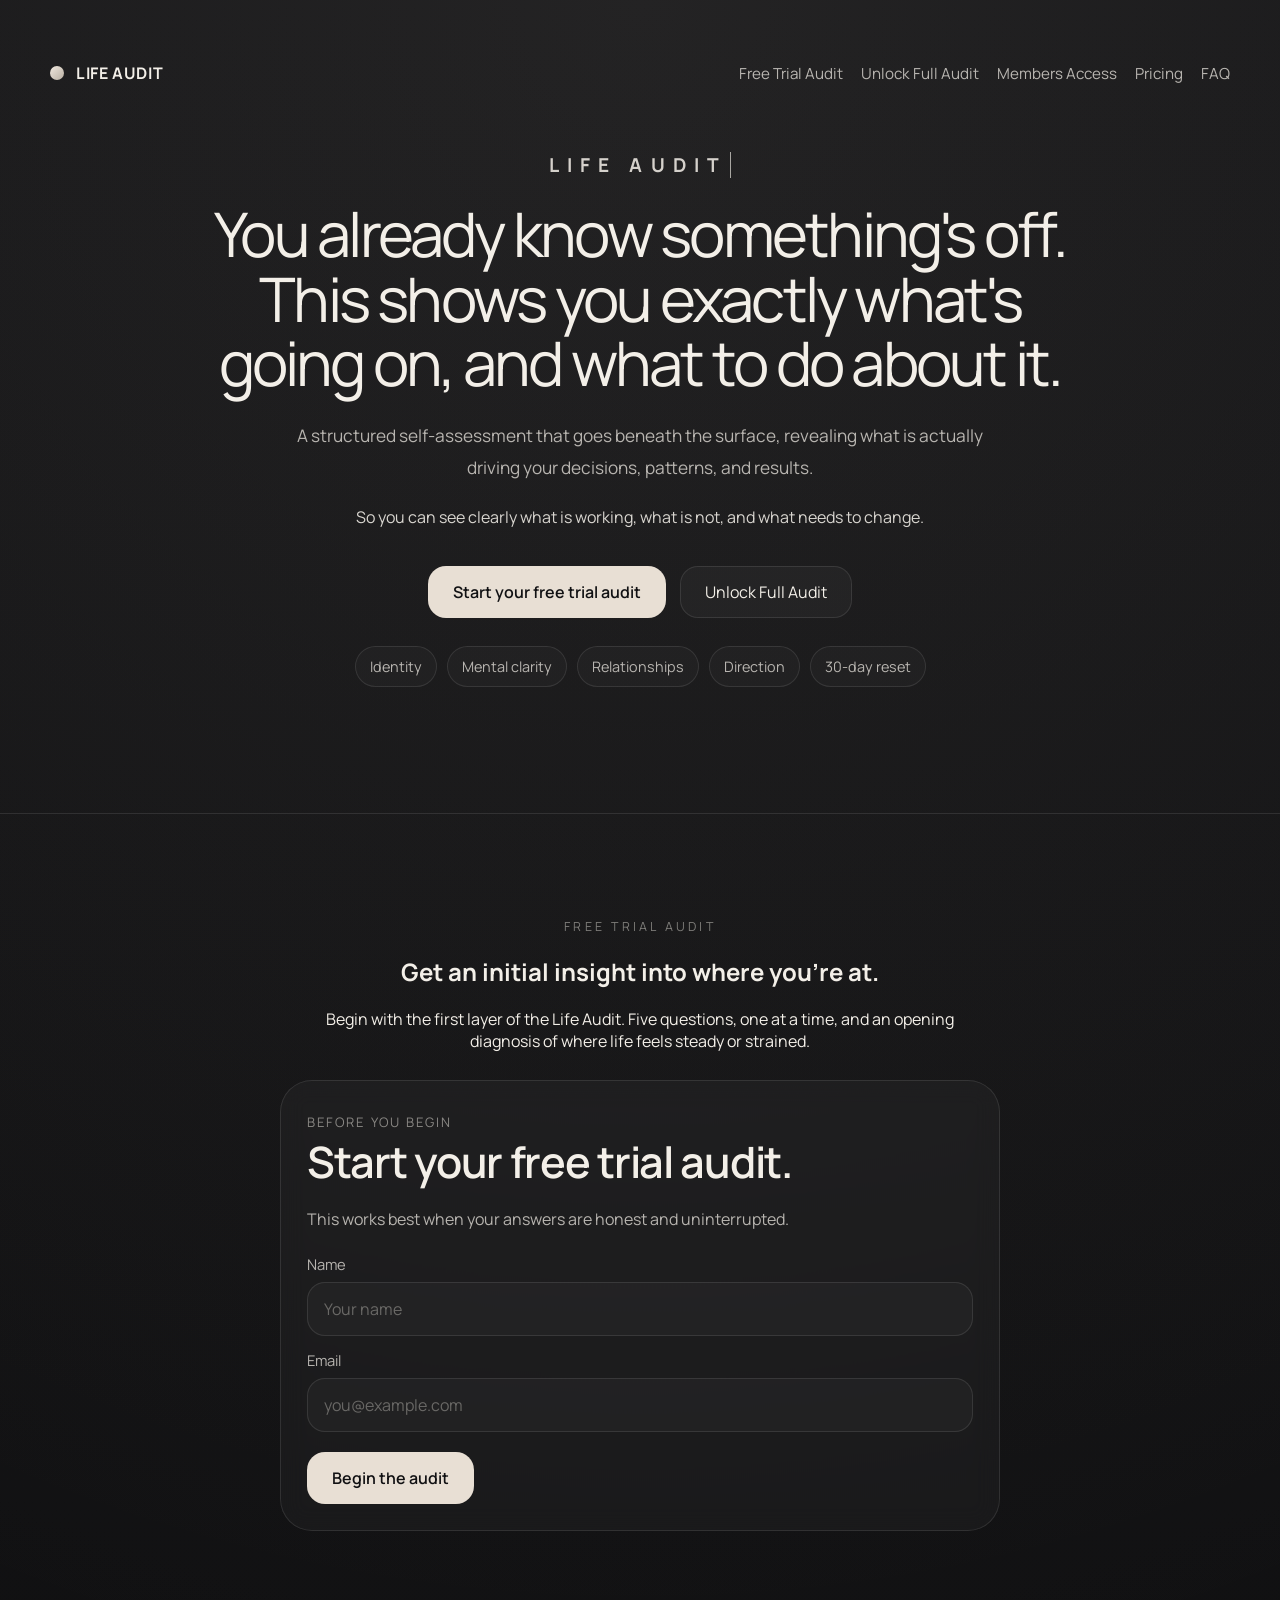
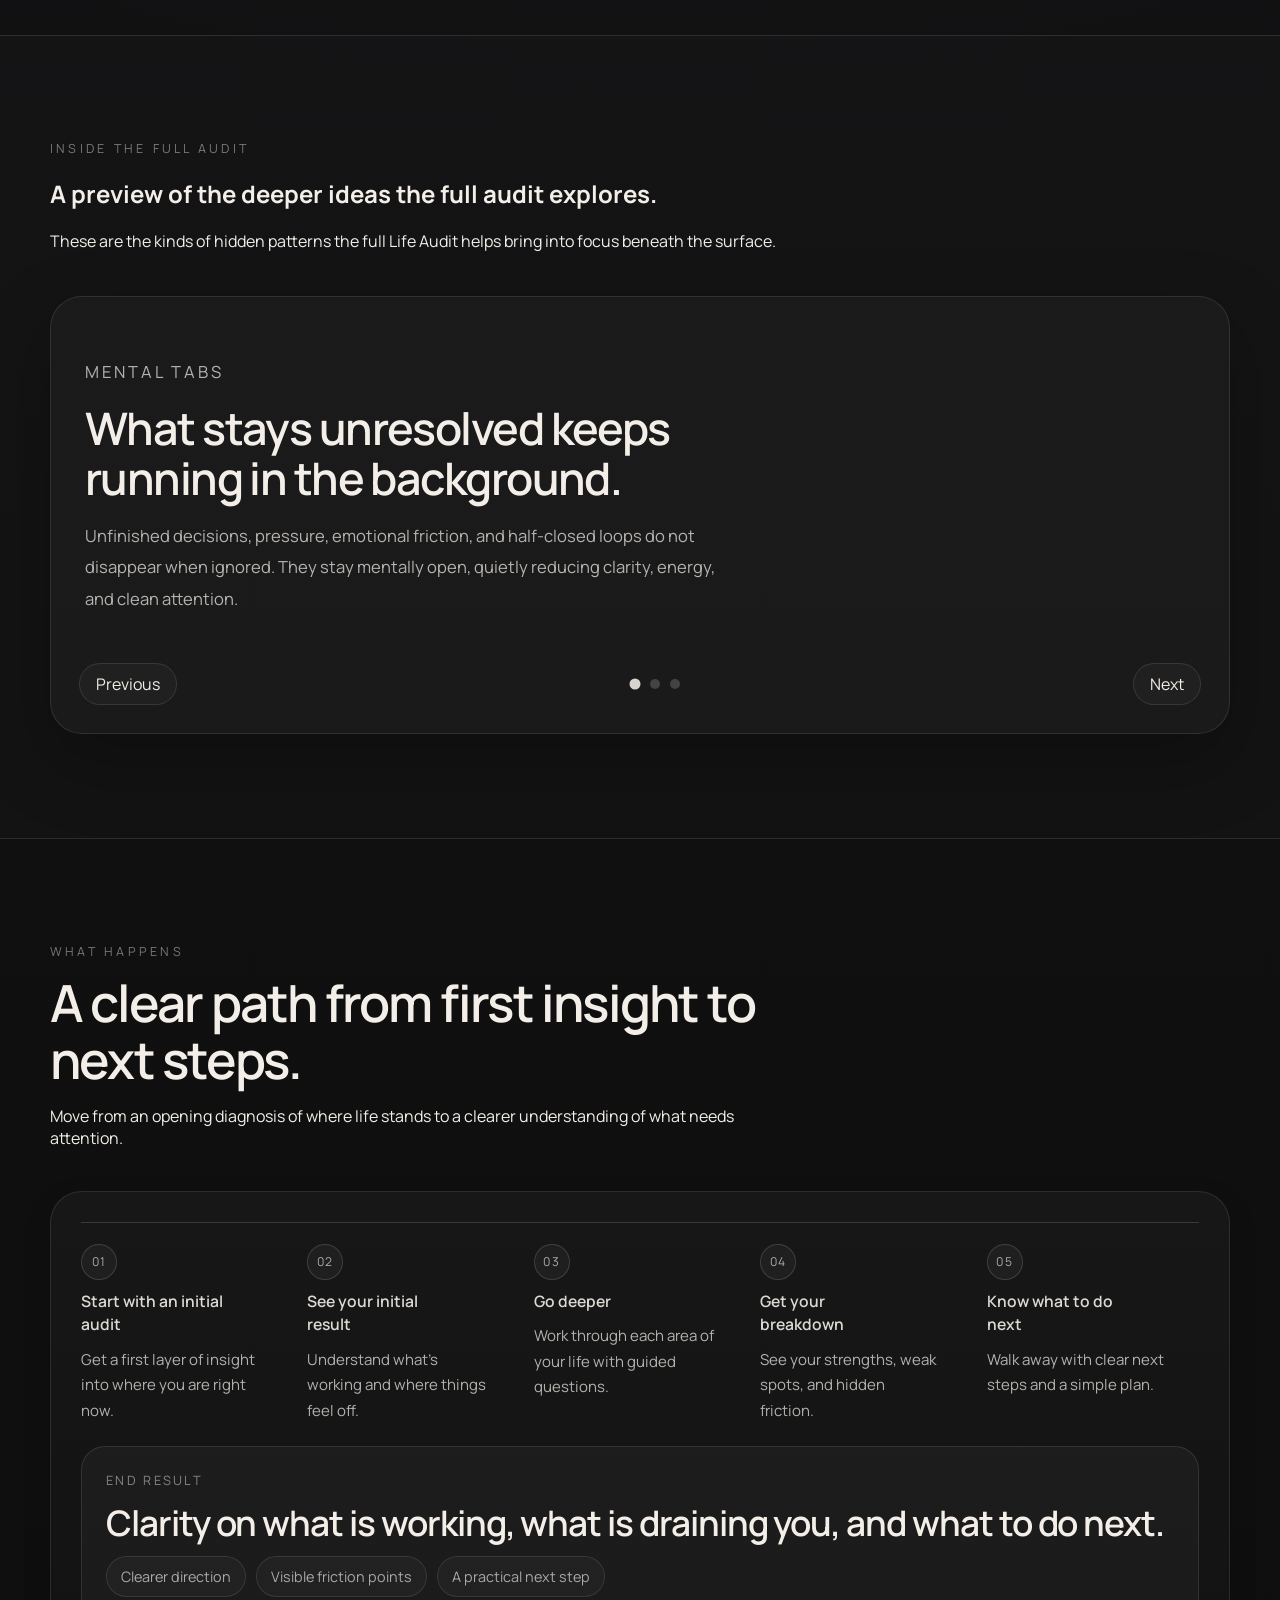
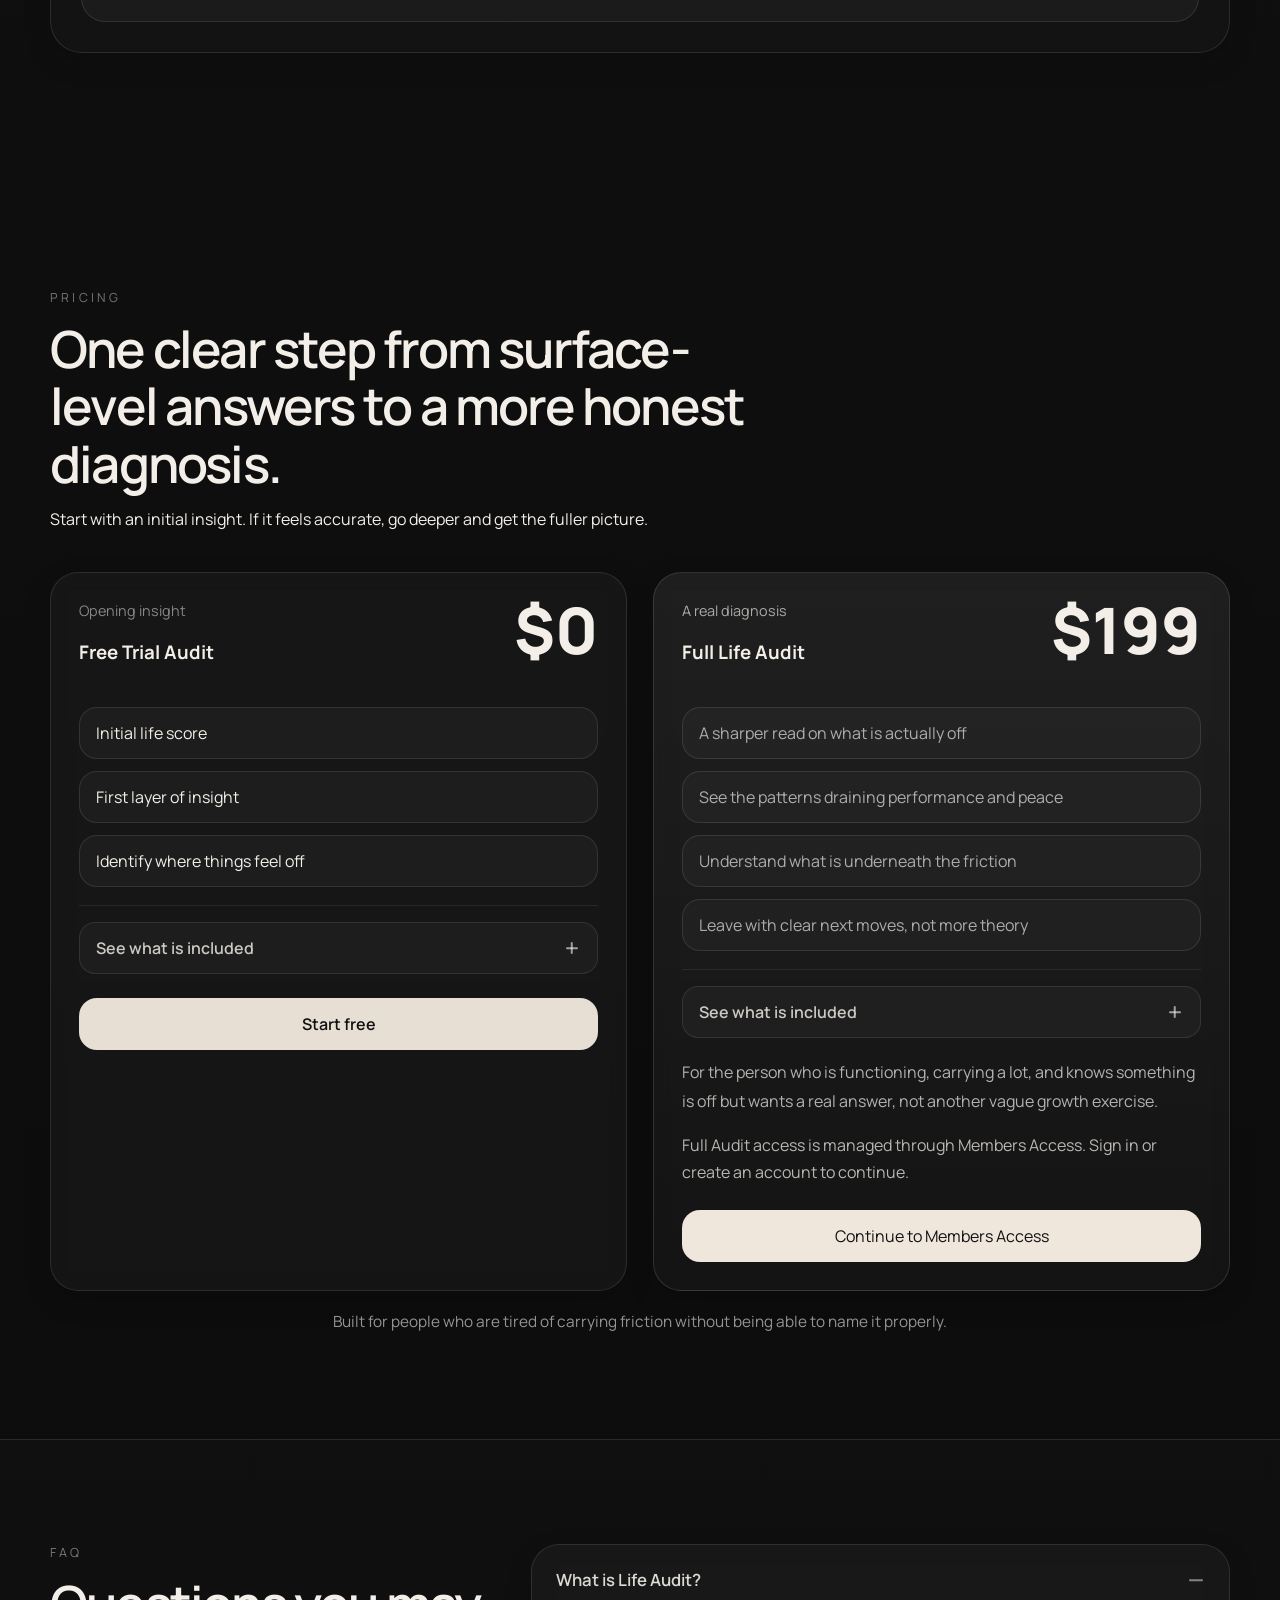
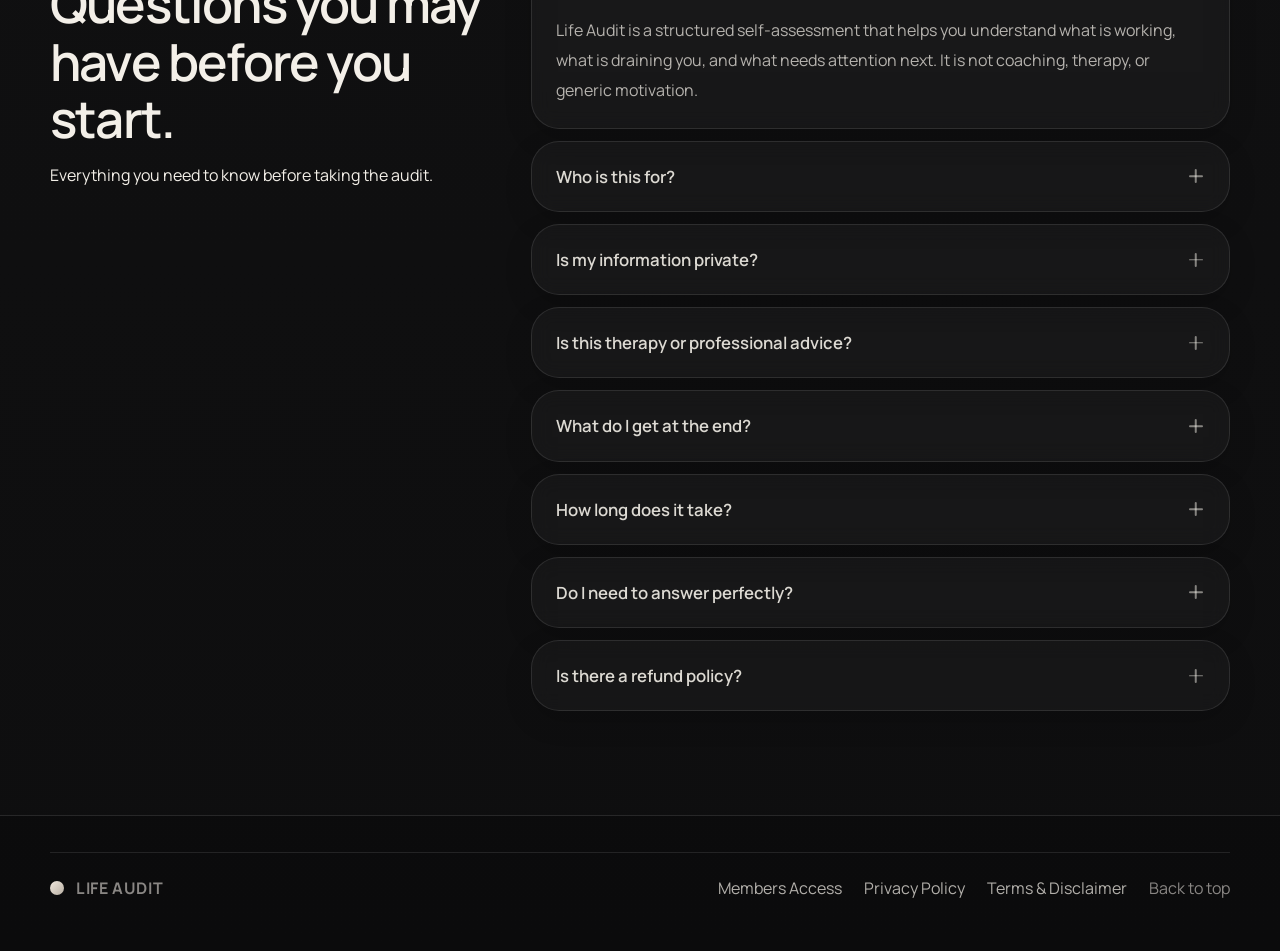
<file: index.html>
<!DOCTYPE html>
<html lang="en">
  <head>
    <meta charset="UTF-8" />
    <meta name="viewport" content="width=device-width, initial-scale=1.0" />
    <title>Life Audit</title>
    <meta
      name="description"
      content="Run the audit, see the pattern, and fix what matters with Life Audit."
    />
    <link rel="preconnect" href="https://fonts.googleapis.com" />
    <link rel="preconnect" href="https://fonts.gstatic.com" crossorigin />
    <link
      href="https://fonts.googleapis.com/css2?family=Manrope:wght@400;500;600;700;800&display=swap"
      rel="stylesheet"
    />
    <link rel="stylesheet" href="./styles.css" />
  </head>
  <body>
    <main id="app"></main>
    <script src="./full-audit-data.js"></script>
    <script src="./app.js"></script>
  </body>
  </html>
</file>
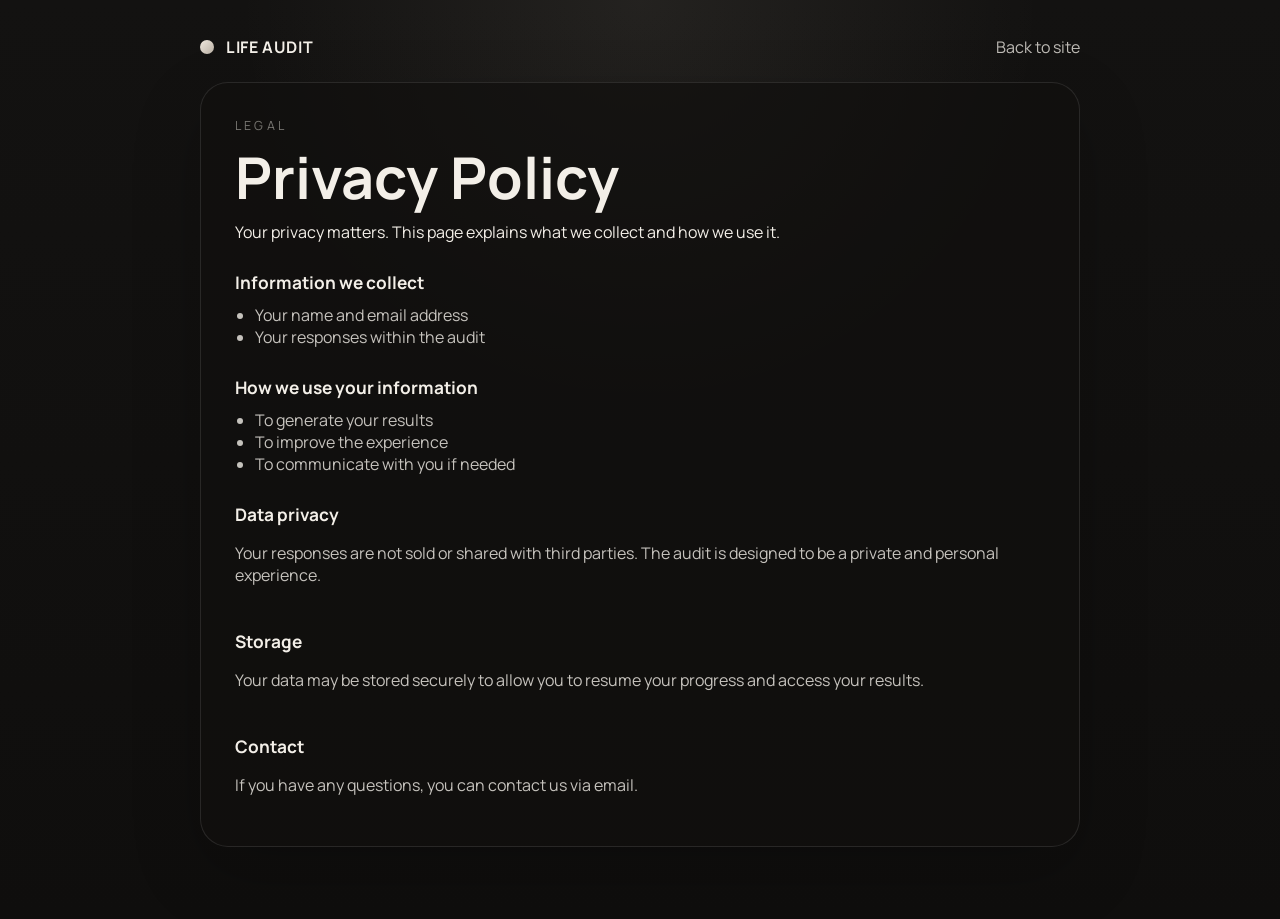
<file: privacy.html>
<!DOCTYPE html>
<html lang="en">
  <head>
    <meta charset="UTF-8" />
    <meta name="viewport" content="width=device-width, initial-scale=1.0" />
    <title>Privacy Policy | Life Audit</title>
    <meta
      name="description"
      content="Privacy Policy for Life Audit."
    />
    <link rel="preconnect" href="https://fonts.googleapis.com" />
    <link rel="preconnect" href="https://fonts.gstatic.com" crossorigin />
    <link
      href="https://fonts.googleapis.com/css2?family=Manrope:wght@400;500;600;700;800&display=swap"
      rel="stylesheet"
    />
    <link rel="stylesheet" href="./styles.css" />
  </head>
  <body class="legal-page">
    <main class="legal-shell">
      <header class="legal-header">
        <a class="brand" href="./index.html"><span class="brand-mark" aria-hidden="true"></span><span>LIFE AUDIT</span></a>
        <a class="legal-back" href="./index.html">Back to site</a>
      </header>

      <section class="legal-card">
        <p class="section-kicker">Legal</p>
        <h1>Privacy Policy</h1>
        <p class="legal-lead">Your privacy matters. This page explains what we collect and how we use it.</p>

        <div class="legal-section">
          <h2>Information we collect</h2>
          <ul>
            <li>Your name and email address</li>
            <li>Your responses within the audit</li>
          </ul>
        </div>

        <div class="legal-section">
          <h2>How we use your information</h2>
          <ul>
            <li>To generate your results</li>
            <li>To improve the experience</li>
            <li>To communicate with you if needed</li>
          </ul>
        </div>

        <div class="legal-section">
          <h2>Data privacy</h2>
          <p>Your responses are not sold or shared with third parties. The audit is designed to be a private and personal experience.</p>
        </div>

        <div class="legal-section">
          <h2>Storage</h2>
          <p>Your data may be stored securely to allow you to resume your progress and access your results.</p>
        </div>

        <div class="legal-section">
          <h2>Contact</h2>
          <p>If you have any questions, you can contact us via email.</p>
        </div>
      </section>
    </main>
  </body>
</html>
</file>
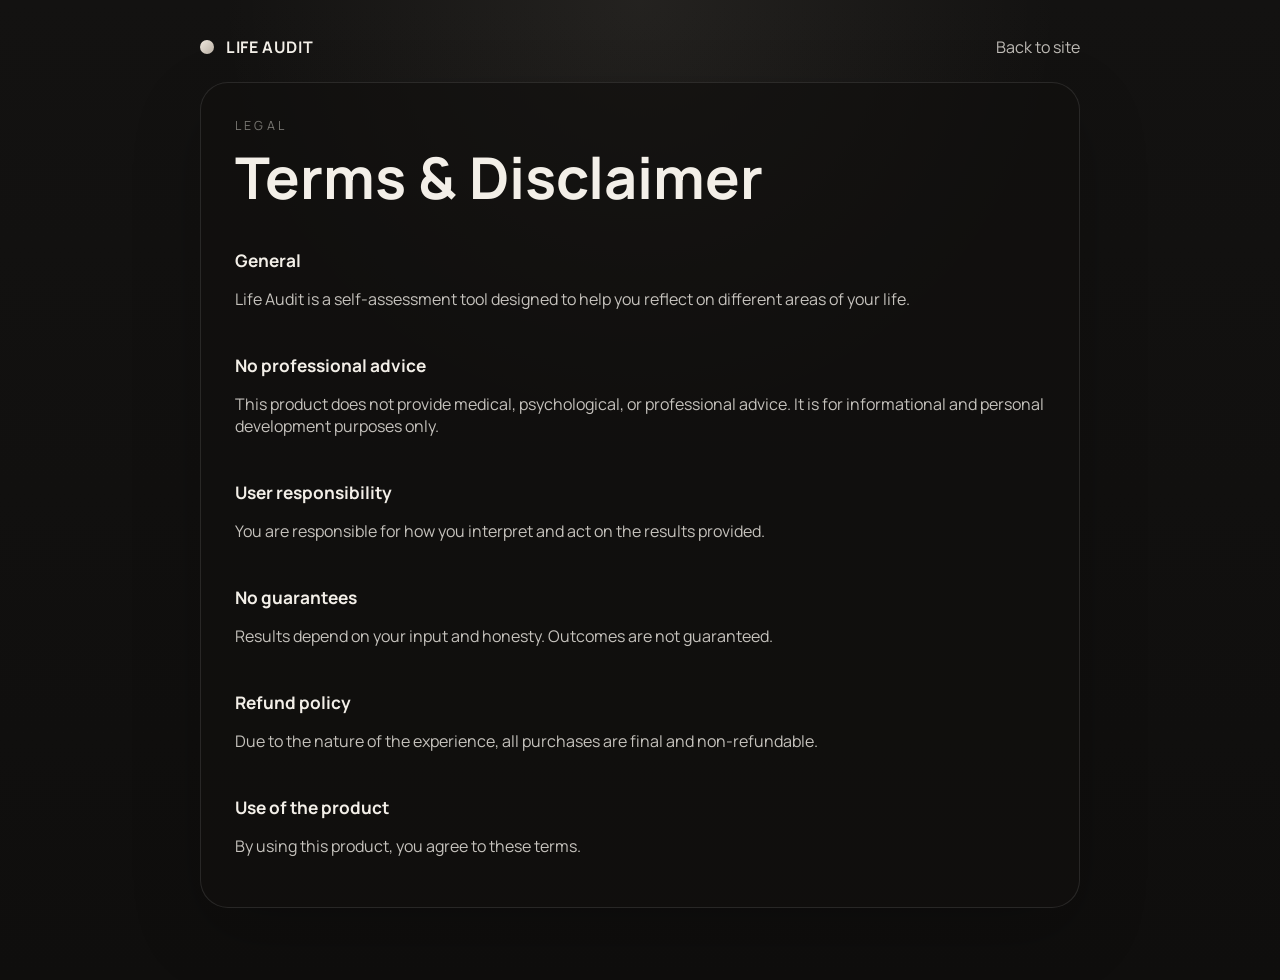
<file: terms.html>
<!DOCTYPE html>
<html lang="en">
  <head>
    <meta charset="UTF-8" />
    <meta name="viewport" content="width=device-width, initial-scale=1.0" />
    <title>Terms &amp; Disclaimer | Life Audit</title>
    <meta
      name="description"
      content="Terms and disclaimer for Life Audit."
    />
    <link rel="preconnect" href="https://fonts.googleapis.com" />
    <link rel="preconnect" href="https://fonts.gstatic.com" crossorigin />
    <link
      href="https://fonts.googleapis.com/css2?family=Manrope:wght@400;500;600;700;800&display=swap"
      rel="stylesheet"
    />
    <link rel="stylesheet" href="./styles.css" />
  </head>
  <body class="legal-page">
    <main class="legal-shell">
      <header class="legal-header">
        <a class="brand" href="./index.html"><span class="brand-mark" aria-hidden="true"></span><span>LIFE AUDIT</span></a>
        <a class="legal-back" href="./index.html">Back to site</a>
      </header>

      <section class="legal-card">
        <p class="section-kicker">Legal</p>
        <h1>Terms &amp; Disclaimer</h1>

        <div class="legal-section">
          <h2>General</h2>
          <p>Life Audit is a self-assessment tool designed to help you reflect on different areas of your life.</p>
        </div>

        <div class="legal-section">
          <h2>No professional advice</h2>
          <p>This product does not provide medical, psychological, or professional advice. It is for informational and personal development purposes only.</p>
        </div>

        <div class="legal-section">
          <h2>User responsibility</h2>
          <p>You are responsible for how you interpret and act on the results provided.</p>
        </div>

        <div class="legal-section">
          <h2>No guarantees</h2>
          <p>Results depend on your input and honesty. Outcomes are not guaranteed.</p>
        </div>

        <div class="legal-section">
          <h2>Refund policy</h2>
          <p>Due to the nature of the experience, all purchases are final and non-refundable.</p>
        </div>

        <div class="legal-section">
          <h2>Use of the product</h2>
          <p>By using this product, you agree to these terms.</p>
        </div>
      </section>
    </main>
  </body>
</html>
</file>
<file: styles.css>
:root {
  --bg: #101011;
  --bg-soft: #171719;
  --panel: rgba(255, 255, 255, 0.035);
  --panel-strong: rgba(255, 255, 255, 0.06);
  --line: rgba(255, 255, 255, 0.1);
  --text: #f3efe8;
  --muted: rgba(243, 239, 232, 0.72);
  --muted-strong: rgba(243, 239, 232, 0.9);
  --accent: #e8dfd4;
  --accent-deep: #232326;
  --accent-warm: #b9afa1;
  --shadow: 0 28px 72px rgba(0, 0, 0, 0.28);
  --radius-xl: 32px;
  --radius-lg: 24px;
  --radius-md: 18px;
  --max-width: 1180px;
}

* {
  box-sizing: border-box;
}

html {
  scroll-behavior: smooth;
}

body {
  margin: 0;
  min-height: 100vh;
  font-family: "Manrope", sans-serif;
  color: var(--text);
  background:
    radial-gradient(circle at top center, rgba(232, 223, 212, 0.08), transparent 30%),
    linear-gradient(180deg, #131315 0%, #0f0f10 52%, #0b0b0c 100%);
}

body.is-audit-mode {
  overflow: hidden;
  height: 100vh;
}

body::before {
  content: "";
  position: fixed;
  inset: 0;
  pointer-events: none;
  background-image:
    linear-gradient(rgba(255, 255, 255, 0.008) 1px, transparent 1px),
    linear-gradient(90deg, rgba(255, 255, 255, 0.008) 1px, transparent 1px);
  background-size: 56px 56px;
  opacity: 0.3;
  mask-image: linear-gradient(180deg, rgba(0, 0, 0, 0.05), rgba(0, 0, 0, 1) 20%, rgba(0, 0, 0, 0.14));
}

a {
  color: inherit;
  text-decoration: none;
}

button {
  font: inherit;
}

.site-shell {
  position: relative;
  overflow: clip;
}

.hero-orb,
.hero-orb::after {
  display: none;
}

.hero-orb {
  display: none;
}

.hero-orb::after {
  display: none;
}

.container {
  width: min(var(--max-width), calc(100% - 32px));
  margin: 0 auto;
}

.topbar {
  display: flex;
  justify-content: space-between;
  align-items: center;
  gap: 20px;
  padding: 28px 0 0;
}

.brand {
  display: inline-flex;
  align-items: center;
  gap: 12px;
  font-weight: 700;
  letter-spacing: 0.04em;
}

.brand-mark {
  width: 14px;
  height: 14px;
  border-radius: 999px;
  background: linear-gradient(135deg, #f0e8de, #b8afa3);
}

.topbar-links {
  display: flex;
  gap: 18px;
  color: var(--muted);
  font-size: 0.95rem;
}

.topbar-links a:hover {
  color: var(--text);
}

.hero {
  padding: 34px 0 126px;
  border-bottom: 1px solid var(--line);
}

.hero-grid {
  display: flex;
  justify-content: center;
  padding-top: 68px;
}

.hero-main {
  width: min(860px, 100%);
  text-align: center;
}

.hero-typed {
  display: inline-flex;
  margin-bottom: 24px;
  padding-right: 3px;
  overflow: hidden;
  white-space: nowrap;
  border-right: 1px solid rgba(243, 239, 232, 0.65);
  font-size: 1.2rem;
  font-weight: 700;
  letter-spacing: 0.42em;
  color: rgba(243, 239, 232, 0.86);
  animation:
    heroTyping 1.9s steps(11, end),
    heroCaret 1s step-end infinite;
}

.hero-typed span {
  display: inline-block;
}

.hero h1 {
  margin: 0 auto;
  max-width: 900px;
  font-family: "Manrope", sans-serif;
  font-weight: 400;
  font-size: clamp(2.35rem, 4.8vw, 4.35rem);
  line-height: 1.05;
  letter-spacing: -0.045em;
}

.hero-copy {
  max-width: 700px;
  margin: 24px auto 0;
  font-size: 1.08rem;
  line-height: 1.9;
  color: rgba(243, 239, 232, 0.72);
}

.hero-subtext {
  max-width: 700px;
  margin: 24px auto 0;
  font-size: 1.08rem;
  line-height: 1.9;
  color: rgba(243, 239, 232, 0.72);
}

.hero-outcome {
  margin: 18px 0 0;
  color: rgba(243, 239, 232, 0.88);
  font-size: 1rem;
  line-height: 1.8;
}

.hero-support {
  margin: 18px 0 0;
  color: rgba(243, 239, 232, 0.88);
  font-size: 1rem;
  line-height: 1.8;
}

.hero-actions {
  display: flex;
  justify-content: center;
  flex-wrap: wrap;
  gap: 14px;
  margin-top: 34px;
}

.button {
  display: inline-flex;
  align-items: center;
  justify-content: center;
  min-height: 52px;
  padding: 0 24px;
  border-radius: 18px;
  border: 1px solid transparent;
  transition:
    transform 180ms ease,
    border-color 180ms ease,
    background 180ms ease,
    color 180ms ease,
    box-shadow 180ms ease;
  cursor: pointer;
}

.button:hover {
  transform: translateY(-1px);
  box-shadow: 0 10px 24px rgba(0, 0, 0, 0.18);
}

.button-primary {
  background: var(--accent);
  color: #111113;
  font-weight: 600;
}

.button-secondary {
  background: rgba(255, 255, 255, 0.03);
  border-color: var(--line);
  color: var(--text);
}

.hero-tags {
  display: flex;
  justify-content: center;
  flex-wrap: wrap;
  gap: 10px;
  margin-top: 28px;
}

.pill {
  border: 1px solid var(--line);
  border-radius: 999px;
  padding: 10px 14px;
  background: rgba(255, 255, 255, 0.025);
  color: var(--muted);
  font-size: 0.9rem;
}

.hero-card-wrap {
  position: relative;
}

.hero-card-wrap::before {
  content: "";
  position: absolute;
  inset: 18px -16px -18px 28px;
  border-radius: calc(var(--radius-xl) + 8px);
  background: linear-gradient(145deg, rgba(255, 255, 255, 0.07), transparent 72%);
  z-index: 0;
}

.hero-card,
.inner-card,
.panel-card {
  position: relative;
  border: 1px solid var(--line);
  backdrop-filter: blur(14px);
}

.hero-card {
  z-index: 1;
  padding: 26px;
  border-radius: var(--radius-xl);
  background: rgba(255, 255, 255, 0.03);
  box-shadow: var(--shadow);
}

.inner-card {
  border-radius: 26px;
  padding: 24px;
  background: rgba(255, 255, 255, 0.025);
}

.card-head,
.score-line,
.score-actions,
.offer-head,
.faq-item,
.footer-row {
  display: flex;
  justify-content: space-between;
  gap: 18px;
}

.label {
  margin: 0;
  color: rgba(243, 239, 232, 0.5);
  font-size: 0.85rem;
}

.card-head h3,
.section-copy h2,
.section-heading h2,
.offer-copy h3,
.faq-copy h2,
.question-card h3 {
  margin: 0;
}

.completion {
  padding: 10px 14px;
  border-radius: 18px;
  border: 1px solid var(--line);
  background: rgba(255, 255, 255, 0.03);
  min-width: 104px;
}

.completion strong {
  display: block;
  margin-top: 4px;
}

.score-panel {
  margin-top: 20px;
  padding: 24px;
  border-radius: 24px;
  border: 1px solid var(--line);
  background: linear-gradient(180deg, rgba(255, 255, 255, 0.04), rgba(255, 255, 255, 0.02));
}

.score-value {
  margin: 8px 0 0;
  font-size: clamp(3rem, 6vw, 4.4rem);
  line-height: 0.95;
  font-weight: 800;
}

.score-value span {
  font-size: 1.2rem;
  color: rgba(243, 239, 232, 0.4);
}

.score-pill {
  align-self: center;
  padding: 10px 14px;
  border-radius: 999px;
  border: 1px solid rgba(255, 255, 255, 0.1);
  background: rgba(255, 255, 255, 0.035);
  color: rgba(243, 239, 232, 0.78);
  font-size: 0.86rem;
  letter-spacing: 0.03em;
}

.score-panel p,
.feature-card p,
.section-copy p,
.step-card p,
.offer-copy p,
.faq-item p,
.question-subcard p {
  color: var(--muted);
  line-height: 1.9;
}

.score-actions {
  margin-top: 22px;
}

.mini-card {
  flex: 1;
  padding: 18px;
  border-radius: 20px;
  border: 1px solid var(--line);
  background: rgba(255, 255, 255, 0.03);
}

.mini-card strong {
  display: block;
  margin-top: 10px;
  color: var(--muted-strong);
  font-size: 0.96rem;
  line-height: 1.6;
}

.section {
  padding: 104px 0;
}

.section-muted {
  border-top: 1px solid var(--line);
  border-bottom: 1px solid var(--line);
  background: rgba(255, 255, 255, 0.015);
}

.section-heading {
  max-width: 720px;
  margin-bottom: 42px;
}

.section-kicker {
  margin: 0 0 14px;
  font-size: 0.78rem;
  letter-spacing: 0.26em;
  text-transform: uppercase;
  color: rgba(243, 239, 232, 0.46);
}

.section-heading h2,
.section-copy h2,
.offer-copy h3,
.faq-copy h2 {
  font-family: "Manrope", sans-serif;
  font-size: clamp(2.15rem, 4vw, 3.8rem);
  font-weight: 600;
  line-height: 1.12;
  letter-spacing: -0.035em;
}

.feature-grid,
.step-grid,
.pricing-grid {
  display: grid;
  gap: 26px;
}

.feature-grid {
  grid-template-columns: repeat(3, minmax(0, 1fr));
}

.feature-card,
.step-card,
.pricing-card,
.auditor-card,
.question-card,
.faq-item {
  border: 1px solid var(--line);
  border-radius: 28px;
  background: var(--panel);
  backdrop-filter: blur(10px);
  box-shadow: 0 10px 28px rgba(0, 0, 0, 0.16);
}

.feature-card,
.step-card {
  padding: 32px;
}

.feature-card h3,
.step-card h3,
.faq-item h3 {
  margin: 0;
  font-size: 1.3rem;
}

.category-layout,
.audit-layout,
.auditor-layout,
.faq-layout {
  display: grid;
  gap: 34px;
}

.audit-layout,
.category-layout {
  grid-template-columns: minmax(0, 0.92fr) minmax(0, 1.08fr);
  align-items: start;
}

.mental-preview {
  display: grid;
  gap: 28px;
}

.mental-preview-intro {
  max-width: 760px;
}

.mental-carousel {
  display: grid;
  gap: 18px;
  padding: 28px;
  border: 1px solid var(--line);
  border-radius: 32px;
  background: rgba(255, 255, 255, 0.03);
  box-shadow: var(--shadow);
}

.mental-carousel-viewport {
  overflow: hidden;
}

.mental-carousel-track {
  display: flex;
  transition: transform 260ms ease;
  will-change: transform;
}

.mental-slide {
  flex: 0 0 100%;
  min-width: 100%;
  min-height: 320px;
  display: grid;
  align-content: center;
  gap: 16px;
  padding: 18px 6px;
}

.mental-slide-kicker {
  margin: 0;
  color: rgba(243, 239, 232, 0.5);
  font-size: 0.8rem;
  letter-spacing: 0.18em;
  text-transform: uppercase;
}

.mental-slide h3 {
  margin: 0;
  max-width: 720px;
  font-size: clamp(1.8rem, 3.6vw, 2.8rem);
  font-weight: 600;
  line-height: 1.12;
  letter-spacing: -0.035em;
}

.mental-slide p {
  margin: 0;
  max-width: 640px;
  color: var(--muted);
  font-size: 1.04rem;
  line-height: 1.9;
}

.mental-carousel-controls {
  display: flex;
  align-items: center;
  justify-content: space-between;
  gap: 18px;
}

.mental-carousel-button {
  min-height: 42px;
  padding: 0 16px;
  border: 1px solid var(--line);
  border-radius: 999px;
  background: rgba(255, 255, 255, 0.03);
  color: var(--text);
  cursor: pointer;
  transition:
    border-color 180ms ease,
    background 180ms ease,
    transform 180ms ease;
}

.mental-carousel-button:hover {
  transform: translateY(-1px);
  border-color: rgba(255, 255, 255, 0.16);
}

.mental-carousel-dots {
  display: flex;
  align-items: center;
  justify-content: center;
  gap: 10px;
}

.mental-dot {
  width: 10px;
  height: 10px;
  padding: 0;
  border: 0;
  border-radius: 999px;
  background: rgba(255, 255, 255, 0.18);
  cursor: pointer;
  transition:
    transform 180ms ease,
    background 180ms ease;
}

.mental-dot.is-active {
  background: rgba(243, 239, 232, 0.88);
  transform: scale(1.1);
}

.resume-overlay {
  position: fixed;
  inset: 0;
  z-index: 40;
  display: grid;
  place-items: center;
  padding: 24px;
  background: rgba(8, 8, 10, 0.62);
  backdrop-filter: blur(12px);
}

.resume-overlay[hidden] {
  display: none;
}

.resume-dialog {
  width: min(560px, 100%);
  display: grid;
  gap: 18px;
  padding: 32px;
  border: 1px solid var(--line);
  border-radius: 30px;
  background: rgba(17, 17, 19, 0.96);
  box-shadow: var(--shadow);
}

.resume-dialog h3 {
  margin: 0;
  font-size: clamp(1.9rem, 4vw, 2.5rem);
  font-weight: 600;
  letter-spacing: -0.035em;
  line-height: 1.08;
}

.resume-dialog p {
  margin: 0;
  color: var(--muted);
  line-height: 1.8;
}

.resume-actions {
  display: flex;
  justify-content: flex-end;
  gap: 12px;
  margin-top: 4px;
}

.mini-audit-intro {
  max-width: 700px;
  margin: 0 auto 28px;
  text-align: center;
}

.mini-audit-wrap {
  display: flex;
  justify-content: center;
}

.mini-audit-shell {
  width: min(720px, 100%);
  gap: 22px;
  padding: 28px;
  border-radius: 32px;
  background: rgba(255, 255, 255, 0.03);
}

.mini-audit-card {
  display: grid;
  gap: 22px;
  padding: 8px 2px 2px;
}

.mini-audit-capture {
  gap: 20px;
}

.mini-audit-head,
.mini-audit-footer {
  display: flex;
  justify-content: space-between;
  gap: 18px;
  align-items: flex-end;
}

.mini-audit-kicker {
  margin: 0 0 8px;
  color: rgba(243, 239, 232, 0.5);
  font-size: 0.82rem;
  letter-spacing: 0.16em;
  text-transform: uppercase;
}

.mini-audit-head h3 {
  margin: 0;
  font-family: "Manrope", sans-serif;
  font-size: clamp(2rem, 3.5vw, 2.7rem);
  font-weight: 600;
  line-height: 1.08;
  letter-spacing: -0.03em;
}

.mini-audit-capture-copy {
  margin: 0;
  max-width: 620px;
  color: var(--muted);
  line-height: 1.8;
}

.mini-audit-fields {
  display: grid;
  gap: 14px;
}

.mini-audit-field {
  display: grid;
  gap: 8px;
}

.mini-audit-field span {
  color: rgba(243, 239, 232, 0.72);
  font-size: 0.92rem;
}

.mini-audit-field input {
  width: 100%;
  min-height: 54px;
  padding: 0 16px;
  border: 1px solid var(--line);
  border-radius: 18px;
  background: rgba(255, 255, 255, 0.03);
  color: var(--text);
  font: inherit;
  outline: none;
  transition:
    border-color 180ms ease,
    background 180ms ease,
    box-shadow 180ms ease;
}

.mini-audit-field input:focus {
  border-color: rgba(255, 255, 255, 0.18);
  box-shadow: 0 0 0 1px rgba(255, 255, 255, 0.08);
}

.mini-audit-field input::placeholder {
  color: rgba(243, 239, 232, 0.34);
}

.mini-audit-footnote {
  color: rgba(243, 239, 232, 0.5);
  font-size: 0.9rem;
  line-height: 1.7;
}

.mini-audit-personal {
  margin: 0 0 10px;
  color: rgba(243, 239, 232, 0.64);
  font-size: 0.96rem;
  line-height: 1.7;
}

.mini-audit-progress {
  position: relative;
  padding: 6px 0;
}

.mini-audit-progress-line {
  position: absolute;
  top: 50%;
  left: 10px;
  right: 10px;
  height: 1px;
  background:
    linear-gradient(90deg, rgba(255, 255, 255, 0.08), rgba(255, 255, 255, 0.18), rgba(255, 255, 255, 0.08));
  transform: translateY(-50%);
}

.mini-audit-progress-network {
  position: relative;
  display: grid;
  grid-template-columns: repeat(5, minmax(0, 1fr));
  align-items: center;
}

.mini-audit-progress-node {
  position: relative;
  justify-self: center;
  width: 12px;
  height: 12px;
  border-radius: 999px;
  border: 1px solid rgba(255, 255, 255, 0.12);
  background: #111113;
  box-shadow: 0 0 0 6px rgba(255, 255, 255, 0.015);
  transition:
    transform 220ms ease,
    background 220ms ease,
    border-color 220ms ease,
    box-shadow 220ms ease;
}

.mini-audit-progress-node::before,
.mini-audit-progress-node::after {
  content: "";
  position: absolute;
  top: 50%;
  width: calc(50vw - 120px);
  max-width: 120px;
  height: 1px;
  background: rgba(255, 255, 255, 0.1);
  transform: translateY(-50%);
}

.mini-audit-progress-node::before {
  right: calc(100% + 6px);
}

.mini-audit-progress-node::after {
  left: calc(100% + 6px);
}

.mini-audit-progress-node:first-child::before,
.mini-audit-progress-node:last-child::after {
  display: none;
}

.mini-audit-progress-node.is-complete {
  background: #f0e7dc;
  border-color: rgba(240, 231, 220, 0.86);
  box-shadow:
    0 0 0 6px rgba(240, 231, 220, 0.05),
    0 0 18px rgba(240, 231, 220, 0.14);
}

.mini-audit-progress-node.is-current {
  transform: scale(1.22);
  background: #d8cfc2;
  border-color: rgba(240, 231, 220, 0.76);
  box-shadow:
    0 0 0 7px rgba(240, 231, 220, 0.05),
    0 0 22px rgba(240, 231, 220, 0.12);
}

.mini-audit-progress-node.is-pending {
  background: rgba(255, 255, 255, 0.03);
}

.mini-audit-progress-node.is-complete::before,
.mini-audit-progress-node.is-complete::after,
.mini-audit-progress-node.is-current::before {
  background: linear-gradient(90deg, rgba(240, 231, 220, 0.48), rgba(240, 231, 220, 0.18));
}

.mini-audit-options {
  gap: 12px;
}

.mini-audit-option {
  width: 100%;
  padding: 18px 20px;
  border: 1px solid var(--line);
  border-radius: 20px;
  background: rgba(255, 255, 255, 0.03);
  color: var(--muted-strong);
  text-align: left;
  cursor: pointer;
  transition:
    transform 180ms ease,
    border-color 180ms ease,
    background 180ms ease,
    box-shadow 180ms ease;
}

.mini-audit-option:hover {
  transform: translateY(-1px);
  border-color: rgba(255, 255, 255, 0.14);
  box-shadow: 0 8px 18px rgba(0, 0, 0, 0.14);
}

.mini-audit-option.is-selected {
  border-color: rgba(255, 255, 255, 0.16);
  background: rgba(255, 255, 255, 0.06);
}

.mini-audit-footer .button[disabled] {
  opacity: 0.45;
  cursor: not-allowed;
  transform: none;
  box-shadow: none;
}

.audit-shell {
  display: grid;
  gap: 18px;
  padding: 24px;
  border: 1px solid var(--line);
  border-radius: 32px;
  background: rgba(255, 255, 255, 0.03);
  backdrop-filter: blur(12px);
}

.full-audit-shell {
  min-height: 640px;
}

.full-audit-panel {
  display: grid;
  gap: 20px;
  padding: 24px;
  border: 1px solid var(--line);
  border-radius: 32px;
  background: rgba(255, 255, 255, 0.04);
  backdrop-filter: blur(12px);
}

.full-audit-head,
.full-audit-progress,
.full-audit-nav,
.result-line {
  display: flex;
  justify-content: space-between;
  gap: 18px;
}

.full-audit-head h3,
.full-audit-progress h3,
.results-block h4,
.full-question-head h4 {
  margin: 0;
}

.full-audit-copy,
.full-question-head p {
  margin: 0;
  color: var(--muted);
  line-height: 1.8;
}

.full-audit-stats,
.full-audit-questions,
.results-grid,
.results-list {
  display: grid;
  gap: 14px;
}

.full-audit-stats {
  grid-template-columns: repeat(2, minmax(0, 1fr));
}

.progress-meta {
  min-width: 120px;
  text-align: right;
}

.progress-meta strong {
  display: block;
  font-size: 1.5rem;
}

.progress-meta span {
  color: rgba(243, 239, 232, 0.54);
  font-size: 0.92rem;
}

.progress-bar {
  height: 10px;
  border-radius: 999px;
  background: rgba(255, 255, 255, 0.08);
  overflow: hidden;
}

.progress-bar span {
  display: block;
  height: 100%;
  border-radius: inherit;
  background: linear-gradient(90deg, #cbbcab, #ddcfbe);
}

.full-question-card,
.result-tile,
.result-focus {
  border: 1px solid var(--line);
  border-radius: 22px;
  background: rgba(255, 255, 255, 0.03);
}

.full-question-card {
  padding: 18px;
}

.full-question-head {
  display: grid;
  gap: 6px;
  margin-bottom: 14px;
}

.full-question-head p span {
  color: rgba(243, 239, 232, 0.38);
}

.scale-options {
  display: grid;
  grid-template-columns: repeat(5, minmax(0, 1fr));
  gap: 10px;
}

.scale-option {
  min-height: 48px;
  border-radius: 16px;
  border: 1px solid var(--line);
  background: rgba(255, 255, 255, 0.03);
  color: var(--muted-strong);
  cursor: pointer;
  transition:
    background 180ms ease,
    border-color 180ms ease,
    transform 180ms ease;
}

.scale-option:hover {
  transform: translateY(-1px);
  border-color: rgba(255, 255, 255, 0.14);
}

.scale-option.is-active {
  background: rgba(232, 223, 212, 0.14);
  border-color: rgba(232, 223, 212, 0.48);
  color: var(--text);
  font-weight: 700;
  transform: translateY(-1px);
  box-shadow:
    inset 0 0 0 1px rgba(255, 255, 255, 0.14),
    0 0 0 2px rgba(232, 223, 212, 0.14);
}

.full-audit-nav {
  align-items: center;
}

.full-audit-nav .button[disabled] {
  opacity: 0.42;
  cursor: not-allowed;
  transform: none;
}

.results-block {
  display: grid;
  gap: 12px;
}

.results-subblock {
  display: grid;
  gap: 10px;
  padding: 16px 18px;
  border: 1px solid var(--line);
  border-radius: 20px;
  background: rgba(255, 255, 255, 0.025);
}

.results-subblock strong {
  color: var(--muted-strong);
  font-size: 0.95rem;
  letter-spacing: 0.02em;
}

.results-reaction-row {
  display: flex;
  flex-wrap: wrap;
  gap: 10px;
}

.result-reaction {
  min-height: 42px;
  padding: 0 14px;
  border: 1px solid var(--line);
  border-radius: 999px;
  background: rgba(255, 255, 255, 0.03);
  color: var(--muted-strong);
  cursor: pointer;
  transition:
    border-color 180ms ease,
    background 180ms ease,
    transform 180ms ease;
}

.result-reaction:hover {
  transform: translateY(-1px);
  border-color: rgba(255, 255, 255, 0.16);
}

.result-reaction.is-active {
  background: rgba(232, 223, 212, 0.14);
  border-color: rgba(232, 223, 212, 0.46);
  color: var(--text);
}

.result-reflection-panel {
  display: grid;
  gap: 12px;
  padding: 18px;
  border: 1px solid var(--line);
  border-radius: 22px;
  background: rgba(255, 255, 255, 0.03);
}

.result-reflection-panel h5,
.result-reflection-followup {
  margin: 0;
}

.result-reflection-panel h5 {
  font-size: 1.02rem;
  line-height: 1.45;
}

.result-reflection-panel p {
  margin: 0;
  color: var(--muted);
  line-height: 1.8;
}

.result-reflection-followup {
  color: var(--muted-strong);
}

.result-reflection-textarea {
  min-height: 180px;
}

.result-reflection-hint {
  color: rgba(243, 239, 232, 0.68);
  line-height: 1.8;
}

.results-block h4 {
  font-size: 1rem;
  color: var(--muted-strong);
}

.results-grid {
  grid-template-columns: repeat(2, minmax(0, 1fr));
}

.result-tile,
.result-focus,
.result-line {
  padding: 14px 16px;
}

.result-line-detail {
  display: block;
  color: rgba(243, 239, 232, 0.68);
  font-size: 0.95rem;
  line-height: 1.75;
  padding-top: 0;
}

.result-tile {
  display: flex;
  justify-content: space-between;
  gap: 14px;
  color: var(--muted-strong);
}

.result-tile span {
  color: rgba(243, 239, 232, 0.54);
}

.results-list {
  gap: 10px;
}

.result-line {
  align-items: center;
  border: 1px solid var(--line);
  border-radius: 18px;
  background: rgba(255, 255, 255, 0.03);
  color: var(--muted);
  line-height: 1.7;
}

.result-line strong {
  color: var(--muted-strong);
}

.result-focus {
  color: var(--muted-strong);
  line-height: 1.8;
}

.full-audit-stage {
  width: min(920px, 100%);
  margin: 0 auto;
  overflow: visible;
}

.audit-mode {
  height: 100vh;
  min-height: 100vh;
  padding: 24px;
  overflow-y: auto;
  overflow-x: hidden;
  overscroll-behavior: contain;
  -webkit-overflow-scrolling: touch;
  background:
    radial-gradient(circle at top left, rgba(232, 223, 212, 0.08), transparent 26%),
    radial-gradient(circle at top right, rgba(185, 175, 161, 0.08), transparent 24%),
    linear-gradient(180deg, #131315 0%, #0d0d0e 100%);
  animation: auditModeEnter 320ms ease;
  transition:
    background 260ms ease,
    padding 260ms ease;
}

.audit-mode[hidden] {
  display: none;
}

.audit-mode-shell {
  width: min(1080px, 100%);
  min-height: calc(100vh - 48px);
  margin: 0 auto;
  display: grid;
  grid-template-rows: auto auto;
  gap: 22px;
  padding-bottom: 24px;
  transition: width 260ms ease;
}

.audit-mode-bar {
  display: flex;
  align-items: center;
  justify-content: space-between;
  gap: 18px;
  padding: 10px 4px 0;
}

.audit-mode-actions {
  display: inline-flex;
  align-items: center;
  gap: 18px;
}

.audit-mode-label {
  color: rgba(243, 239, 232, 0.54);
  font-size: 0.88rem;
  letter-spacing: 0.16em;
  text-transform: uppercase;
}

.audit-focus,
.audit-dev,
.audit-exit {
  padding: 0;
  border: 0;
  background: transparent;
  color: rgba(243, 239, 232, 0.68);
  cursor: pointer;
  transition: color 180ms ease, opacity 180ms ease;
}

.audit-focus:hover,
.audit-dev:hover,
.audit-exit:hover {
  color: var(--text);
}

.audit-focus[hidden] {
  display: none;
}

.dev-audit-grid {
  display: grid;
  gap: 18px;
}

.dev-audit-card {
  display: grid;
  gap: 16px;
  padding: 20px;
  border: 1px solid var(--line);
  border-radius: 22px;
  background: rgba(255, 255, 255, 0.03);
}

.dev-audit-card-head {
  display: flex;
  gap: 14px;
  align-items: flex-start;
}

.dev-audit-card-head h4,
.dev-audit-card-head p {
  margin: 0;
}

.dev-audit-card-head p {
  color: var(--muted);
  line-height: 1.7;
}

.dev-audit-index {
  width: 38px;
  height: 38px;
  display: inline-flex;
  align-items: center;
  justify-content: center;
  border-radius: 999px;
  border: 1px solid rgba(255, 255, 255, 0.12);
  background: rgba(255, 255, 255, 0.04);
  color: rgba(243, 239, 232, 0.7);
  font-size: 0.8rem;
  letter-spacing: 0.14em;
}

.dev-audit-actions {
  display: flex;
  gap: 12px;
  flex-wrap: wrap;
}

.dev-audit-question-list {
  display: grid;
  gap: 10px;
}

.dev-audit-question {
  width: 100%;
  display: flex;
  gap: 12px;
  align-items: flex-start;
  padding: 12px 14px;
  border: 1px solid rgba(255, 255, 255, 0.08);
  border-radius: 16px;
  background: rgba(255, 255, 255, 0.025);
  color: var(--muted-strong);
  text-align: left;
  cursor: pointer;
  transition:
    border-color 180ms ease,
    background 180ms ease,
    transform 180ms ease;
}

.dev-audit-question:hover {
  transform: translateY(-1px);
  border-color: rgba(255, 255, 255, 0.16);
}

.dev-audit-question span {
  min-width: 24px;
  color: rgba(243, 239, 232, 0.48);
}

.dev-audit-question strong {
  font-weight: 500;
  line-height: 1.6;
}

.full-audit-view {
  width: 100%;
}

.full-audit-view.is-animated {
  animation: auditFade 260ms ease;
}

.full-audit-card {
  min-height: 78vh;
  display: grid;
  align-content: start;
  justify-items: center;
  gap: 34px;
  padding: 42px;
  border: 1px solid var(--line);
  border-radius: 36px;
  background: rgba(17, 17, 19, 0.92);
  backdrop-filter: blur(14px);
  transition:
    padding 260ms ease,
    background 260ms ease,
    border-color 260ms ease,
    box-shadow 260ms ease;
}

.full-audit-card-question,
.full-audit-card-intro,
.full-audit-card-reflection,
.full-audit-card-milestone,
.full-audit-card-disclaimer,
.full-audit-card-results {
  min-height: auto;
}

.full-audit-card-welcome {
  min-height: calc(100vh - 150px);
  padding-top: 68px;
  padding-bottom: 68px;
  background: rgba(17, 17, 19, 0.94);
  align-content: center;
  justify-items: center;
}

.audit-mode.is-focus-mode {
  background:
    radial-gradient(circle at top, rgba(228, 218, 205, 0.05), transparent 34%),
    linear-gradient(180deg, #101011 0%, #0c0c0d 100%);
}

.audit-mode.is-focus-mode .audit-mode-shell {
  width: min(860px, 100%);
}

.audit-mode.is-focus-mode .audit-mode-label {
  color: rgba(243, 239, 232, 0.36);
}

.full-audit-card-question.is-focus-mode {
  min-height: calc(100vh - 150px);
  align-content: center;
  gap: 28px;
  padding: 56px;
  background: rgba(14, 14, 16, 0.96);
  box-shadow: 0 28px 80px rgba(0, 0, 0, 0.24);
}

.full-audit-card-question.is-focus-mode .full-audit-copy-block,
.full-audit-card-question.is-focus-mode .full-audit-input-wrap,
.full-audit-card-question.is-focus-mode .full-audit-footer {
  max-width: 760px;
}

.full-audit-card-intro,
.full-audit-card-reflection,
.full-audit-card-milestone,
.full-audit-card-disclaimer {
  justify-items: center;
}

.full-audit-meta {
  display: flex;
  justify-content: space-between;
  gap: 18px;
  width: min(760px, 100%);
  color: rgba(243, 239, 232, 0.56);
  font-size: 0.92rem;
  letter-spacing: 0.04em;
}

.full-audit-copy-block {
  max-width: 720px;
  width: min(720px, 100%);
}

.full-audit-copy-block-intro {
  max-width: 820px;
}

.full-audit-copy-block-disclaimer {
  max-width: 620px;
}

.full-audit-disclaimer-text {
  margin: 0;
  color: rgba(243, 239, 232, 0.8);
  font-size: 1rem;
  line-height: 1.9;
}

.full-audit-copy-block-disclaimer > * + .full-audit-disclaimer-text,
.full-audit-copy-block-disclaimer > * + .audit-legal-copy {
  margin-top: 14px;
}

.full-audit-intro-panel {
  display: grid;
  align-content: start;
  min-height: auto;
  opacity: 0;
  transform: translateY(0);
  transition: opacity 420ms ease, transform 420ms ease;
  justify-items: center;
  text-align: center;
}

.full-audit-intro-panel.is-visible {
  opacity: 1;
  transform: translateY(0);
}

.full-audit-title {
  margin: 0;
  font-family: "Manrope", sans-serif;
  font-size: clamp(2.5rem, 6vw, 4.8rem);
  font-weight: 600;
  line-height: 1.05;
  letter-spacing: -0.04em;
}

.full-audit-lead,
.full-audit-note {
  margin: 20px 0 0;
  max-width: 720px;
  color: var(--muted);
  font-size: 1.04rem;
  line-height: 2;
}

.full-audit-note {
  color: rgba(243, 239, 232, 0.58);
}

.full-audit-title-intro {
  font-size: clamp(2.8rem, 6vw, 5.4rem);
  line-height: 1.04;
  letter-spacing: -0.05em;
}

.full-audit-prep-copy {
  display: grid;
  gap: 0;
  margin-top: 18px;
  justify-items: center;
}

.intro-typed-stack {
  display: grid;
  gap: 22px;
}

.intro-type-row {
  display: inline-flex;
  align-items: baseline;
  gap: 8px;
  width: fit-content;
  max-width: 100%;
}

.intro-type-row p,
.intro-type-row h2 {
  margin: 0;
}

.intro-type-row .full-audit-note,
.intro-type-row .full-audit-lead {
  margin: 0;
}

.intro-cursor {
  width: 1px;
  min-width: 1px;
  height: 1.2em;
  background: rgba(243, 239, 232, 0.72);
  opacity: 0;
}

.intro-type-row.is-active .intro-cursor,
.intro-type-row:last-child.is-complete .intro-cursor {
  opacity: 1;
  animation: heroCaret 1s step-end infinite;
}

.intro-type-row.is-complete:not(:last-child) .intro-cursor {
  opacity: 0;
  animation: none;
}

.full-audit-footer.full-audit-footer-intro {
  margin-top: 22px;
  width: auto;
  justify-content: center;
  align-self: center;
  opacity: 0;
  transform: translateY(10px);
  pointer-events: none;
  transition:
    opacity 320ms ease,
    transform 320ms ease;
}

.full-audit-footer.full-audit-footer-intro.is-visible {
  opacity: 1;
  transform: translateY(0);
  pointer-events: auto;
}

.full-audit-progressbar {
  display: grid;
  gap: 12px;
  width: min(760px, 100%);
}

.full-audit-progresscopy {
  display: grid;
  gap: 8px;
}

.full-audit-submeta {
  display: flex;
  justify-content: space-between;
  gap: 18px;
  color: rgba(243, 239, 232, 0.56);
  font-size: 0.92rem;
  line-height: 1.75;
}

.progress-bar-journey {
  height: 12px;
  background: rgba(255, 255, 255, 0.08);
  border-radius: 999px;
  overflow: hidden;
}

.full-audit-input-wrap {
  width: 100%;
  max-width: 760px;
  overflow: visible;
}

.full-audit-input {
  width: 100%;
  min-height: 64px;
  padding: 0 24px;
  border: 1px solid var(--line);
  border-radius: 22px;
  background: rgba(255, 255, 255, 0.03);
  color: var(--text);
  font: inherit;
  font-size: 1.02rem;
  line-height: 1.6;
  outline: none;
}

.full-audit-input:focus {
  border-color: rgba(255, 255, 255, 0.18);
  box-shadow: 0 0 0 1px rgba(255, 255, 255, 0.08);
}

.full-audit-input::placeholder {
  color: rgba(243, 239, 232, 0.34);
}

.audit-check {
  display: flex;
  align-items: center;
  gap: 12px;
  padding: 18px 20px;
  border: 1px solid var(--line);
  border-radius: 20px;
  background: rgba(255, 255, 255, 0.03);
  color: var(--muted-strong);
  cursor: pointer;
}

.audit-check input {
  margin: 0;
  accent-color: var(--accent);
}

.full-audit-textarea {
  width: 100%;
  min-height: 280px;
  max-width: 100%;
  padding: 26px 28px;
  border: 1px solid var(--line);
  border-radius: 24px;
  background: rgba(255, 255, 255, 0.03);
  color: var(--text);
  font: inherit;
  font-size: 1.04rem;
  line-height: 2;
  resize: vertical;
  outline: none;
}

.full-audit-textarea:focus {
  border-color: rgba(255, 255, 255, 0.18);
  box-shadow: 0 0 0 1px rgba(255, 255, 255, 0.08);
}

.full-audit-textarea::placeholder {
  color: rgba(243, 239, 232, 0.34);
}

.full-audit-textarea-reflection {
  min-height: 180px;
}

.full-audit-scale-wrap {
  display: grid;
  gap: 14px;
}

.full-audit-scale {
  display: grid;
  grid-template-columns: repeat(5, minmax(0, 1fr));
  gap: 10px;
}

.full-audit-scale-copy {
  margin: 0;
  color: rgba(243, 239, 232, 0.56);
  font-size: 0.94rem;
  line-height: 1.7;
}

.voice-tools {
  display: flex;
  align-items: center;
  gap: 14px;
  margin-top: 16px;
}

.voice-button {
  min-height: 44px;
  padding: 0 16px;
  border-radius: 999px;
  border: 1px solid var(--line);
  background: rgba(255, 255, 255, 0.03);
  color: var(--text);
  cursor: pointer;
  transition:
    border-color 180ms ease,
    background 180ms ease,
    color 180ms ease;
}

.voice-button:hover {
  border-color: rgba(255, 255, 255, 0.16);
}

.voice-button.is-listening {
  border-color: rgba(255, 255, 255, 0.18);
  background: rgba(255, 255, 255, 0.07);
  color: rgba(243, 239, 232, 0.9);
}

.voice-copy {
  color: rgba(243, 239, 232, 0.56);
  font-size: 0.94rem;
  line-height: 1.8;
}

.depth-prompt {
  display: grid;
  gap: 12px;
  margin-top: 18px;
  padding: 20px;
  border: 1px solid rgba(255, 255, 255, 0.08);
  border-radius: 22px;
  background: rgba(255, 255, 255, 0.04);
  animation: auditFade 220ms ease;
}

.depth-prompt-kicker {
  margin: 0;
  font-size: 0.78rem;
  letter-spacing: 0.16em;
  text-transform: uppercase;
  color: rgba(243, 239, 232, 0.44);
}

.depth-prompt h3 {
  margin: 0;
  font-size: 1.08rem;
  line-height: 1.45;
}

.depth-prompt p,
.depth-prompt li {
  color: rgba(243, 239, 232, 0.78);
  line-height: 1.75;
}

.depth-prompt p {
  margin: 0;
}

.depth-prompt ul {
  margin: 0;
  padding-left: 20px;
}

.depth-prompt-actions {
  display: flex;
  justify-content: flex-end;
  gap: 12px;
  flex-wrap: wrap;
}

.full-audit-return-note {
  margin: 0 0 8px;
  color: rgba(243, 239, 232, 0.62);
  font-size: 0.94rem;
  line-height: 1.75;
}

.skip-prompt {
  display: grid;
  gap: 12px;
  margin-top: 18px;
  padding: 20px;
  border: 1px solid rgba(255, 255, 255, 0.08);
  border-radius: 22px;
  background: rgba(255, 255, 255, 0.035);
  animation: auditFade 220ms ease;
}

.skip-prompt-kicker {
  margin: 0;
  font-size: 0.78rem;
  letter-spacing: 0.16em;
  text-transform: uppercase;
  color: rgba(243, 239, 232, 0.44);
}

.skip-prompt h3 {
  margin: 0;
  font-size: 1.08rem;
  line-height: 1.45;
}

.skip-prompt p {
  margin: 0;
  color: rgba(243, 239, 232, 0.78);
  line-height: 1.75;
}

.skip-prompt-actions {
  display: flex;
  justify-content: flex-end;
  gap: 12px;
  flex-wrap: wrap;
}

.full-audit-statline {
  display: grid;
  gap: 12px;
}

.full-audit-footer {
  display: flex;
  justify-content: space-between;
  gap: 14px;
  align-items: center;
  margin-top: 6px;
  padding-bottom: 2px;
  width: min(760px, 100%);
}

.auditor-inline {
  display: grid;
  gap: 14px;
  width: min(760px, 100%);
}

.full-audit-card-results .results-block {
  width: min(760px, 100%);
}

.full-audit-card-results {
  background:
    radial-gradient(circle at top, rgba(214, 198, 168, 0.1), transparent 34%),
    linear-gradient(180deg, rgba(20, 19, 17, 0.98) 0%, rgba(16, 15, 14, 0.96) 100%);
  border-color: rgba(220, 204, 174, 0.16);
  box-shadow:
    0 28px 80px rgba(0, 0, 0, 0.28),
    inset 0 1px 0 rgba(255, 247, 232, 0.04);
}

.full-audit-card-results .section-kicker,
.full-audit-card-results .full-audit-meta,
.full-audit-card-results .results-block h4 {
  color: rgba(232, 220, 194, 0.82);
}

.full-audit-card-results .full-audit-lead {
  color: rgba(243, 239, 232, 0.84);
}

.full-audit-card-results .full-audit-note,
.full-audit-card-results .result-line-detail,
.full-audit-card-results .result-reflection-hint {
  color: rgba(243, 239, 232, 0.72);
}

.full-audit-card-results .result-tile,
.full-audit-card-results .result-focus,
.full-audit-card-results .result-line,
.full-audit-card-results .results-subblock,
.full-audit-card-results .result-reflection-panel {
  background: rgba(255, 248, 236, 0.035);
  border-color: rgba(220, 204, 174, 0.12);
}

.full-audit-card-results .result-reaction {
  background: rgba(255, 248, 236, 0.03);
  border-color: rgba(220, 204, 174, 0.12);
}

.full-audit-card-results .result-reaction.is-active {
  background: rgba(220, 204, 174, 0.16);
  border-color: rgba(220, 204, 174, 0.34);
}

.auditor-toggle {
  justify-self: start;
  padding: 0;
  border: 0;
  background: transparent;
  color: rgba(243, 239, 232, 0.66);
  cursor: pointer;
}

.auditor-drawer {
  display: grid;
  gap: 14px;
  padding: 20px;
  border: 1px solid var(--line);
  border-radius: 22px;
  background: rgba(255, 255, 255, 0.03);
}

.auditor-drawer-block strong {
  display: block;
  margin-bottom: 8px;
}

.auditor-drawer-block p,
.auditor-drawer-block li {
  color: var(--muted);
  line-height: 1.8;
}

.auditor-drawer-block ul {
  margin: 0;
  padding-left: 20px;
}

@keyframes auditFade {
  from {
    opacity: 0;
    transform: translateY(10px);
  }
  to {
    opacity: 1;
    transform: translateY(0);
  }
}

@keyframes heroTyping {
  from {
    width: 0;
  }
  to {
    width: 12ch;
  }
}

@keyframes heroCaret {
  0%,
  100% {
    border-color: rgba(243, 239, 232, 0.65);
  }
  50% {
    border-color: transparent;
  }
}

@keyframes mentalTabFloat {
  0%,
  100% {
    transform: translateY(0);
  }
  50% {
    transform: translateY(-6px);
  }
}

@keyframes mentalPulse {
  0%,
  100% {
    opacity: 0.55;
    transform: scale(1);
  }
  50% {
    opacity: 1;
    transform: scale(1.03);
  }
}

@keyframes auditModeEnter {
  from {
    opacity: 0;
    transform: translateY(10px);
  }
  to {
    opacity: 1;
    transform: translateY(0);
  }
}

.audit-form {
  display: grid;
  gap: 18px;
}

.audit-question {
  margin: 0;
  padding: 20px;
  border: 1px solid var(--line);
  border-radius: 24px;
  background: rgba(255, 255, 255, 0.03);
}

.audit-question legend {
  width: 100%;
  display: flex;
  align-items: center;
  gap: 12px;
  margin-bottom: 16px;
  padding: 0;
  color: var(--muted-strong);
  font-weight: 700;
  line-height: 1.6;
}

.question-index {
  display: inline-flex;
  align-items: center;
  justify-content: center;
  width: 34px;
  height: 34px;
  border-radius: 999px;
  background: rgba(255, 255, 255, 0.04);
  border: 1px solid rgba(255, 255, 255, 0.12);
  color: rgba(243, 239, 232, 0.72);
  font-size: 0.78rem;
  letter-spacing: 0.14em;
}

.audit-options {
  display: grid;
  gap: 10px;
}

.audit-option {
  display: flex;
  gap: 12px;
  align-items: center;
  padding: 14px 16px;
  border: 1px solid var(--line);
  border-radius: 18px;
  background: rgba(255, 255, 255, 0.03);
  color: var(--muted);
  cursor: pointer;
  transition:
    border-color 180ms ease,
    background 180ms ease,
    color 180ms ease,
    transform 180ms ease;
}

.audit-option:hover {
  transform: translateY(-1px);
  border-color: rgba(255, 255, 255, 0.14);
  color: var(--muted-strong);
}

.audit-option input {
  margin: 0;
  accent-color: var(--accent);
}

.audit-option:has(input:checked) {
  border-color: rgba(255, 255, 255, 0.16);
  background: rgba(255, 255, 255, 0.06);
  color: var(--text);
}

.audit-actions {
  display: flex;
  justify-content: flex-start;
}

.audit-result {
  padding: 24px;
  border: 1px solid rgba(255, 255, 255, 0.1);
  border-radius: 28px;
  background: linear-gradient(180deg, rgba(255, 255, 255, 0.04), rgba(255, 255, 255, 0.02));
}

.audit-result h3 {
  margin: 10px 0 0;
  font-size: 1.6rem;
}

.audit-result p {
  color: var(--muted);
  line-height: 1.8;
}

.audit-insight {
  margin-top: 18px;
  padding: 16px 18px;
  border: 1px solid var(--line);
  border-radius: 20px;
  background: rgba(255, 255, 255, 0.03);
}

.audit-insight-label {
  margin: 0 0 8px;
  color: rgba(243, 239, 232, 0.5);
  font-size: 0.8rem;
  letter-spacing: 0.16em;
  text-transform: uppercase;
}

.audit-insight p:last-child {
  margin: 0;
}

.audit-meta {
  display: grid;
  gap: 10px;
  margin-top: 18px;
}

.audit-meta-row {
  display: flex;
  justify-content: space-between;
  gap: 18px;
  padding: 14px 16px;
  border: 1px solid var(--line);
  border-radius: 18px;
  background: rgba(255, 255, 255, 0.03);
}

.audit-meta-row span {
  color: rgba(243, 239, 232, 0.56);
  font-size: 0.92rem;
}

.audit-meta-row strong {
  color: var(--muted-strong);
  text-align: right;
  line-height: 1.6;
}

.audit-upgrade {
  margin-top: 18px;
  padding: 16px 18px;
  border-left: 3px solid rgba(255, 255, 255, 0.14);
  background: rgba(255, 255, 255, 0.03);
  border-radius: 0 16px 16px 0;
}

.audit-upgrade p {
  margin: 0;
}

.audit-result .button {
  margin-top: 18px;
}

.audit-score {
  font-family: "Instrument Serif", serif;
  font-size: clamp(3rem, 5vw, 4.5rem);
  line-height: 0.95;
  letter-spacing: -0.04em;
}

.category-grid {
  display: grid;
  gap: 12px;
  grid-template-columns: repeat(2, minmax(0, 1fr));
}

.category-item {
  display: flex;
  justify-content: space-between;
  gap: 12px;
  padding: 15px 18px;
  border-radius: 18px;
  border: 1px solid var(--line);
  background: rgba(255, 255, 255, 0.03);
  color: var(--muted-strong);
}

.category-item em {
  color: rgba(243, 239, 232, 0.44);
  font-style: normal;
}

.step-grid {
  grid-template-columns: repeat(5, minmax(0, 1fr));
}

.step-num {
  color: rgba(216, 207, 193, 0.78);
  font-size: 0.82rem;
  font-weight: 800;
  letter-spacing: 0.18em;
}

.journey-visual {
  display: grid;
  gap: 22px;
  margin-bottom: 28px;
  padding: 30px;
  border: 1px solid var(--line);
  border-radius: 32px;
  background:
    linear-gradient(180deg, rgba(255, 255, 255, 0.035), rgba(255, 255, 255, 0.02));
  box-shadow: 0 10px 28px rgba(0, 0, 0, 0.16);
}

.journey-track {
  display: grid;
  grid-template-columns: repeat(5, minmax(0, 1fr));
  gap: 14px;
  align-items: start;
}

.journey-node {
  position: relative;
  display: grid;
  gap: 10px;
  padding-top: 22px;
}

.journey-node::before {
  content: "";
  position: absolute;
  top: 0;
  left: 0;
  right: -14px;
  height: 1px;
  background: rgba(255, 255, 255, 0.14);
}

.journey-node:last-child::before {
  right: 0;
}

.journey-node span {
  width: 36px;
  height: 36px;
  display: inline-flex;
  align-items: center;
  justify-content: center;
  border-radius: 999px;
  border: 1px solid rgba(255, 255, 255, 0.14);
  background: rgba(255, 255, 255, 0.04);
  color: rgba(243, 239, 232, 0.68);
  font-size: 0.76rem;
  letter-spacing: 0.12em;
}

.journey-node strong {
  max-width: 150px;
  color: var(--muted-strong);
  font-size: 0.98rem;
  font-weight: 600;
  line-height: 1.5;
}

.journey-node p {
  margin: 0;
  max-width: 180px;
  color: var(--muted);
  font-size: 0.94rem;
  line-height: 1.7;
}

.journey-outcome {
  display: grid;
  gap: 14px;
  padding: 24px;
  border: 1px solid rgba(255, 255, 255, 0.1);
  border-radius: 24px;
  background: rgba(255, 255, 255, 0.035);
}

.journey-label {
  margin: 0;
  color: rgba(243, 239, 232, 0.5);
  font-size: 0.8rem;
  letter-spacing: 0.18em;
  text-transform: uppercase;
}

.journey-outcome h3 {
  margin: 0;
  font-family: "Manrope", sans-serif;
  font-size: clamp(1.6rem, 2.8vw, 2.2rem);
  font-weight: 600;
  line-height: 1.12;
  letter-spacing: -0.03em;
}

.journey-outcome-points {
  display: flex;
  flex-wrap: wrap;
  gap: 10px;
}

.journey-outcome-points span {
  padding: 10px 14px;
  border-radius: 999px;
  border: 1px solid rgba(255, 255, 255, 0.1);
  background: rgba(255, 255, 255, 0.03);
  color: rgba(243, 239, 232, 0.66);
  font-size: 0.9rem;
}

.auditor-layout,
.faq-layout {
  grid-template-columns: repeat(2, minmax(0, 1fr));
}

.auditor-card,
.question-card {
  padding: 32px;
}

.icon-badge {
  width: 54px;
  height: 54px;
  display: inline-flex;
  align-items: center;
  justify-content: center;
  border-radius: 18px;
  border: 1px solid var(--line);
  background: rgba(255, 255, 255, 0.03);
  font-size: 1.4rem;
}

.auditor-points {
  display: grid;
  gap: 12px;
  margin-top: 24px;
}

.auditor-point,
.question-subcard,
.pricing-item {
  border: 1px solid var(--line);
  border-radius: 18px;
  background: rgba(255, 255, 255, 0.03);
}

.auditor-point {
  padding: 14px 16px;
  color: var(--muted-strong);
}

.question-card {
  background:
    radial-gradient(circle at top left, rgba(232, 223, 212, 0.08), transparent 34%),
    rgba(255, 255, 255, 0.03);
}

.question-subcards {
  display: grid;
  gap: 14px;
  margin-top: 24px;
}

.question-subcard {
  padding: 18px;
}

.question-subcard strong {
  display: block;
  font-size: 0.92rem;
}

.pricing-grid {
  grid-template-columns: repeat(2, minmax(0, 1fr));
}

.pricing-card {
  padding: 28px;
}

.pricing-card.featured {
  background: linear-gradient(180deg, rgba(255, 255, 255, 0.07), rgba(255, 255, 255, 0.03));
  color: var(--text);
  border-color: rgba(255, 255, 255, 0.12);
}

.pricing-card.featured .pricing-item,
.pricing-card.featured .price-subtitle,
.pricing-card.featured .price-tagline {
  color: rgba(243, 239, 232, 0.68);
}

.price-tagline {
  margin: 0;
  color: rgba(243, 239, 232, 0.52);
  font-size: 0.9rem;
}

.price-row {
  display: flex;
  justify-content: space-between;
  align-items: flex-start;
  gap: 16px;
}

.price-value {
  font-size: clamp(3rem, 5vw, 4rem);
  line-height: 0.9;
  font-weight: 800;
}

.pricing-list {
  display: grid;
  gap: 12px;
  margin-top: 24px;
}

.pricing-item {
  padding: 14px 16px;
}

.pricing-details {
  margin-top: 18px;
  border-top: 1px solid rgba(243, 239, 232, 0.08);
  padding-top: 16px;
}

.pricing-details summary {
  display: flex;
  align-items: center;
  justify-content: space-between;
  gap: 14px;
  list-style: none;
  cursor: pointer;
  padding: 14px 16px;
  border: 1px solid rgba(243, 239, 232, 0.1);
  border-radius: 16px;
  background: rgba(255, 255, 255, 0.03);
  color: rgba(243, 239, 232, 0.82);
  font-weight: 600;
}

.pricing-details summary::-webkit-details-marker {
  display: none;
}

.pricing-details-icon {
  position: relative;
  flex: 0 0 18px;
  width: 18px;
  height: 18px;
}

.pricing-details-icon::before,
.pricing-details-icon::after {
  content: "";
  position: absolute;
  top: 50%;
  left: 50%;
  width: 12px;
  height: 1.5px;
  border-radius: 999px;
  background: rgba(243, 239, 232, 0.62);
  transform: translate(-50%, -50%);
  transition: transform 180ms ease, opacity 180ms ease;
}

.pricing-details-icon::after {
  transform: translate(-50%, -50%) rotate(90deg);
}

.pricing-details[open] .pricing-details-icon::after {
  opacity: 0;
  transform: translate(-50%, -50%) rotate(90deg) scaleX(0);
}

.pricing-details-body {
  display: grid;
  gap: 10px;
  margin-top: 14px;
}

.pricing-detail-line {
  color: var(--muted);
  line-height: 1.75;
}

.pricing-value {
  margin: 20px 0 0;
  color: var(--muted);
  line-height: 1.8;
}

.pricing-access-note {
  margin: 16px 0 0;
  color: rgba(243, 239, 232, 0.74);
  line-height: 1.7;
}

.pricing-card .button {
  width: 100%;
  margin-top: 24px;
}

.pricing-card.featured .button {
  background: #f0e7dc;
  color: #111113;
}

.pricing-trust {
  margin: 18px 0 0;
  text-align: center;
  color: rgba(243, 239, 232, 0.6);
  font-size: 0.96rem;
  line-height: 1.7;
}

.faq-layout {
  align-items: start;
  grid-template-columns: minmax(0, 0.78fr) minmax(0, 1.22fr);
}

.faq-list {
  display: grid;
  gap: 12px;
}

.faq-item {
  padding: 0;
  overflow: hidden;
}

.faq-item summary {
  display: flex;
  align-items: center;
  justify-content: space-between;
  gap: 18px;
  padding: 22px 24px;
  cursor: pointer;
  list-style: none;
}

.faq-item summary::-webkit-details-marker {
  display: none;
}

.faq-item summary span:first-child {
  color: var(--muted-strong);
  font-size: 1.05rem;
  font-weight: 600;
  line-height: 1.5;
}

.faq-toggle {
  position: relative;
  flex: 0 0 18px;
  width: 18px;
  height: 18px;
}

.faq-toggle::before,
.faq-toggle::after {
  content: "";
  position: absolute;
  top: 50%;
  left: 50%;
  width: 14px;
  height: 1.5px;
  border-radius: 999px;
  background: rgba(243, 239, 232, 0.5);
  transform: translate(-50%, -50%);
  transition: transform 180ms ease, opacity 180ms ease;
}

.faq-toggle::after {
  transform: translate(-50%, -50%) rotate(90deg);
}

.faq-item[open] .faq-toggle::after {
  opacity: 0;
  transform: translate(-50%, -50%) rotate(90deg) scaleX(0);
}

.faq-answer {
  padding: 0 24px 22px;
}

.faq-answer p {
  margin: 0;
}

.faq-copy p {
  max-width: 420px;
}

.footer {
  padding: 36px 0 52px;
}

.footer-row {
  align-items: center;
  padding-top: 24px;
  border-top: 1px solid var(--line);
  color: rgba(243, 239, 232, 0.54);
}

.footer-links {
  display: inline-flex;
  gap: 22px;
  align-items: center;
  flex-wrap: wrap;
}

.footer-link,
.footer-cta {
  display: inline-flex;
  gap: 10px;
  align-items: center;
}

.footer-link {
  color: rgba(243, 239, 232, 0.72);
}

.footer-link:hover,
.footer-cta:hover {
  color: var(--text);
}

.audit-legal-copy {
  margin: 0;
  color: rgba(243, 239, 232, 0.72);
}

.audit-legal-copy a {
  color: var(--text);
  text-decoration: underline;
  text-underline-offset: 0.18em;
}

.legal-page {
  min-height: 100vh;
  margin: 0;
  background:
    radial-gradient(circle at top, rgba(233, 222, 203, 0.08), transparent 36%),
    linear-gradient(180deg, #131211 0%, #0f0e0d 100%);
  color: var(--text);
}

.legal-shell {
  width: min(880px, calc(100% - 40px));
  margin: 0 auto;
  padding: 36px 0 72px;
}

.legal-header {
  display: flex;
  align-items: center;
  justify-content: space-between;
  gap: 20px;
  padding-bottom: 24px;
}

.portal-header-actions {
  display: flex;
  align-items: center;
  gap: 14px;
  flex-wrap: wrap;
  justify-content: flex-end;
}

.legal-back {
  color: rgba(243, 239, 232, 0.76);
}

.legal-back:hover {
  color: var(--text);
}

.legal-card {
  padding: 34px;
  border: 1px solid var(--line);
  border-radius: 28px;
  background: rgba(17, 16, 15, 0.72);
  box-shadow: 0 26px 70px rgba(0, 0, 0, 0.2);
}

.legal-card h1 {
  margin: 0 0 14px;
  font-size: clamp(2.2rem, 6vw, 3.6rem);
  line-height: 1.02;
}

.legal-lead {
  margin: 0;
  max-width: 640px;
}

.legal-section {
  padding-top: 28px;
}

.legal-section h2 {
  margin: 0 0 10px;
  font-size: 1.08rem;
}

.legal-section p,
.legal-section li {
  color: rgba(243, 239, 232, 0.8);
}

.legal-section ul {
  margin: 0;
  padding-left: 20px;
}

.portal-page {
  min-height: 100vh;
  background:
    radial-gradient(circle at top, rgba(233, 222, 203, 0.08), transparent 36%),
    linear-gradient(180deg, #131211 0%, #0f0e0d 100%);
}

.portal-page[data-theme="light"] {
  background:
    radial-gradient(circle at top, rgba(161, 143, 118, 0.12), transparent 34%),
    linear-gradient(180deg, #ded5c8 0%, #d5cabc 100%);
  color: #221f1b;
}

.portal-card {
  padding: 34px;
  border: 1px solid var(--line);
  border-radius: 28px;
  background: rgba(17, 16, 15, 0.72);
  box-shadow: 0 26px 70px rgba(0, 0, 0, 0.2);
}

.portal-page[data-theme="light"] .portal-card,
.portal-page[data-theme="light"] .legal-card {
  background: rgba(248, 242, 234, 0.9);
  border-color: rgba(73, 63, 52, 0.16);
  box-shadow: 0 24px 60px rgba(73, 63, 52, 0.1);
}

.portal-page[data-theme="light"] .legal-lead,
.portal-page[data-theme="light"] .portal-session-card p,
.portal-page[data-theme="light"] .portal-draft-row p,
.portal-page[data-theme="light"] .portal-empty,
.portal-page[data-theme="light"] .portal-banner,
.portal-page[data-theme="light"] .portal-auth-top p,
.portal-page[data-theme="light"] .portal-security-note p,
.portal-page[data-theme="light"] .portal-form-footnote,
.portal-page[data-theme="light"] .legal-back,
.portal-page[data-theme="light"] .portal-inline-link {
  color: rgba(42, 39, 35, 0.72);
}

.portal-page[data-theme="light"] .brand,
.portal-page[data-theme="light"] .portal-head h1,
.portal-page[data-theme="light"] .portal-auth-top h2,
.portal-page[data-theme="light"] .portal-session-card h2,
.portal-page[data-theme="light"] .portal-security-note strong,
.portal-page[data-theme="light"] .section-kicker,
.portal-page[data-theme="light"] .legal-back:hover,
.portal-page[data-theme="light"] .portal-inline-link:hover {
  color: #2a2723;
}

.portal-page[data-theme="light"] .portal-session-card,
.portal-page[data-theme="light"] .portal-draft-row,
.portal-page[data-theme="light"] .portal-empty,
.portal-page[data-theme="light"] .portal-banner,
.portal-page[data-theme="light"] .portal-auth-panel,
.portal-page[data-theme="light"] .portal-security-note,
.portal-page[data-theme="light"] .portal-toggle {
  background: rgba(255, 250, 244, 0.62);
  border-color: rgba(73, 63, 52, 0.16);
}

.portal-page[data-theme="light"] .portal-toggle-button {
  color: rgba(34, 31, 27, 0.82);
}

.portal-page[data-theme="light"] .portal-theme-button {
  color: rgba(34, 31, 27, 0.82);
}

.portal-page[data-theme="light"] .portal-toggle-button.is-active,
.portal-page[data-theme="light"] .portal-theme-button.is-active {
  background: #2a2723;
  color: #f5f0e8;
}

.portal-page[data-theme="light"] .button-secondary {
  background: rgba(255, 255, 255, 0.52);
  border-color: rgba(73, 63, 52, 0.16);
  color: rgba(34, 31, 27, 0.88);
}

.portal-page[data-theme="light"] .button[disabled],
.portal-page[data-theme="light"] .button:disabled,
.portal-page[data-theme="light"] .portal-theme-button[disabled],
.portal-page[data-theme="light"] .portal-theme-button:disabled,
.portal-page[data-theme="light"] .portal-toggle-button[disabled],
.portal-page[data-theme="light"] .portal-toggle-button:disabled {
  opacity: 0.5;
  color: rgba(34, 31, 27, 0.48);
}

.portal-page[data-theme="light"] .portal-security-icon {
  border-color: rgba(42, 39, 35, 0.16);
  color: rgba(42, 39, 35, 0.72);
}

.portal-head h1 {
  margin: 0 0 14px;
  font-size: clamp(2.2rem, 6vw, 3.6rem);
  line-height: 1.02;
}

.portal-auth-layout {
  display: grid;
  grid-template-columns: minmax(0, 720px);
  justify-content: center;
  margin-top: 28px;
}

.portal-auth-panel {
  border: 1px solid var(--line);
  border-radius: 24px;
  background: rgba(255, 255, 255, 0.03);
}

.portal-auth-top h2 {
  margin: 0;
  font-size: clamp(1.6rem, 4vw, 2.1rem);
  line-height: 1.08;
}

.portal-auth-top p {
  color: var(--muted);
  line-height: 1.8;
}

.portal-auth-panel {
  padding: 28px;
}

.portal-auth-top {
  display: grid;
  gap: 10px;
  margin-bottom: 22px;
}

.portal-theme-toggle {
  display: inline-flex;
  gap: 8px;
  padding: 6px;
  border: 1px solid var(--line);
  border-radius: 999px;
  background: rgba(255, 255, 255, 0.03);
}

.portal-theme-button {
  min-height: 38px;
  padding: 0 14px;
  border: 0;
  border-radius: 999px;
  background: transparent;
  color: var(--muted);
  cursor: pointer;
}

.portal-theme-button.is-active {
  background: var(--accent);
  color: #111113;
  font-weight: 600;
}

.portal-security-note {
  display: grid;
  grid-template-columns: auto 1fr;
  gap: 14px;
  align-items: start;
  margin-bottom: 20px;
  padding: 16px 18px;
  border: 1px solid rgba(243, 239, 232, 0.1);
  border-radius: 18px;
  background: rgba(255, 255, 255, 0.025);
}

.portal-security-icon {
  display: grid;
  place-items: center;
  width: 28px;
  height: 28px;
  border: 1px solid rgba(243, 239, 232, 0.16);
  border-radius: 999px;
  color: rgba(243, 239, 232, 0.78);
  font-weight: 700;
  line-height: 1;
}

.portal-security-note strong {
  display: block;
  margin-bottom: 4px;
  color: var(--text);
  font-size: 0.98rem;
}

.portal-security-note p {
  margin: 0;
  color: var(--muted);
  line-height: 1.7;
}

.portal-toggle {
  display: inline-flex;
  gap: 8px;
  padding: 6px;
  border: 1px solid var(--line);
  border-radius: 999px;
  background: rgba(255, 255, 255, 0.03);
}

.portal-toggle-button {
  min-height: 42px;
  padding: 0 16px;
  border: 0;
  border-radius: 999px;
  background: transparent;
  color: var(--muted);
  cursor: pointer;
}

.portal-toggle-button.is-active {
  background: var(--accent);
  color: #111113;
  font-weight: 600;
}

.portal-form,
.portal-session,
.portal-drafts {
  display: grid;
  gap: 16px;
}

.portal-form {
  margin-top: 20px;
  max-width: 560px;
}

.portal-session {
  margin-top: 26px;
  grid-template-columns: 1fr;
  gap: 12px;
}

.portal-session-card,
.portal-draft-row,
.portal-empty,
.portal-banner {
  border: 1px solid var(--line);
  border-radius: 22px;
  background: rgba(255, 255, 255, 0.03);
}

.portal-session-card {
  padding: 18px 20px;
}

.portal-progress {
  display: grid;
  grid-template-columns: minmax(0, 1fr) auto;
  align-items: center;
  gap: 14px;
  margin-top: 16px;
}

.portal-progress strong {
  color: var(--text);
  font-size: 0.95rem;
}

.portal-progress-meta {
  margin-top: 10px;
  color: rgba(243, 239, 232, 0.62);
  line-height: 1.6;
  font-size: 0.95rem;
}

.portal-progress-bar {
  height: 10px;
  border-radius: 999px;
  background: rgba(255, 255, 255, 0.06);
  overflow: hidden;
}

.portal-progress-bar span {
  display: block;
  height: 100%;
  border-radius: inherit;
  background: linear-gradient(90deg, rgba(240, 231, 220, 0.65), rgba(240, 231, 220, 0.98));
}

.portal-page[data-theme="light"] .portal-progress-bar {
  background: rgba(73, 63, 52, 0.08);
}

.portal-page[data-theme="light"] .portal-progress-bar span {
  background: linear-gradient(90deg, rgba(42, 39, 35, 0.38), rgba(42, 39, 35, 0.78));
}

.portal-chip-row {
  display: flex;
  flex-wrap: wrap;
  gap: 10px;
  margin-top: 18px;
}

.portal-chip {
  display: inline-flex;
  align-items: center;
  min-height: 36px;
  padding: 0 14px;
  border: 1px solid rgba(243, 239, 232, 0.1);
  border-radius: 999px;
  color: rgba(243, 239, 232, 0.74);
  background: rgba(255, 255, 255, 0.03);
}

.portal-page[data-theme="light"] .portal-chip {
  border-color: rgba(73, 63, 52, 0.12);
  color: rgba(34, 31, 27, 0.8);
  background: rgba(255, 255, 255, 0.66);
}

.portal-page[data-theme="light"] .portal-progress-meta {
  color: rgba(34, 31, 27, 0.7);
}

.portal-collapsible {
  border: 1px solid var(--line);
  border-radius: 18px;
  background: rgba(255, 255, 255, 0.03);
  overflow: hidden;
}

.portal-collapsible summary {
  display: flex;
  align-items: center;
  justify-content: space-between;
  gap: 14px;
  padding: 16px 18px;
  list-style: none;
  cursor: pointer;
  color: var(--text);
  font-weight: 600;
}

.portal-collapsible summary::-webkit-details-marker {
  display: none;
}

.portal-collapsible-icon {
  position: relative;
  flex: 0 0 18px;
  width: 18px;
  height: 18px;
}

.portal-collapsible-icon::before,
.portal-collapsible-icon::after {
  content: "";
  position: absolute;
  top: 50%;
  left: 50%;
  width: 12px;
  height: 1.5px;
  border-radius: 999px;
  background: rgba(243, 239, 232, 0.62);
  transform: translate(-50%, -50%);
  transition: transform 180ms ease, opacity 180ms ease;
}

.portal-collapsible-icon::after {
  transform: translate(-50%, -50%) rotate(90deg);
}

.portal-collapsible[open] .portal-collapsible-icon::after {
  opacity: 0;
  transform: translate(-50%, -50%) rotate(90deg) scaleX(0);
}

.portal-collapsible-body {
  padding: 0 18px 18px;
}

.portal-collapsible-body p {
  margin: 0 0 14px;
  color: var(--muted);
  line-height: 1.75;
}

.portal-page[data-theme="light"] .portal-collapsible {
  background: rgba(255, 250, 244, 0.62);
  border-color: rgba(73, 63, 52, 0.16);
}

.portal-page[data-theme="light"] .portal-collapsible summary {
  color: #221f1b;
}

.portal-page[data-theme="light"] .portal-collapsible-icon::before,
.portal-page[data-theme="light"] .portal-collapsible-icon::after {
  background: rgba(34, 31, 27, 0.62);
}

.portal-page[data-theme="light"] .portal-collapsible-body p {
  color: rgba(34, 31, 27, 0.72);
}

.portal-session-card h2 {
  margin: 0;
  font-size: 1.5rem;
  line-height: 1.15;
}

.portal-session-card p,
.portal-draft-row p,
.portal-empty,
.portal-banner {
  color: var(--muted);
  line-height: 1.8;
}

.portal-draft-row,
.portal-empty,
.portal-banner {
  padding: 16px 18px;
}

.portal-banner {
  margin-top: 20px;
}

.portal-banner.is-error {
  border-color: rgba(190, 120, 120, 0.35);
}

.portal-banner.is-success {
  border-color: rgba(192, 180, 150, 0.35);
}

.portal-actions {
  display: flex;
  gap: 12px;
  flex-wrap: wrap;
  margin-top: 18px;
}

.portal-form-footnote {
  margin: 14px 0 0;
  color: rgba(243, 239, 232, 0.64);
  line-height: 1.7;
  font-size: 0.95rem;
}

.portal-inline-link {
  width: fit-content;
  padding: 0;
  border: 0;
  background: transparent;
  color: rgba(243, 239, 232, 0.72);
  text-decoration: underline;
  text-underline-offset: 0.18em;
  cursor: pointer;
}

.portal-inline-link:hover {
  color: var(--text);
}

code {
  font-family: inherit;
  font-size: 0.95em;
  padding: 2px 7px;
  border-radius: 999px;
  background: rgba(255, 255, 255, 0.06);
}

.reveal {
  opacity: 0;
  transform: translateY(18px);
  transition:
    opacity 600ms ease,
    transform 600ms ease;
}

.reveal.is-visible {
  opacity: 1;
  transform: translateY(0);
}

@media (max-width: 1100px) {
  .hero-grid,
  .audit-layout,
  .category-layout,
  .auditor-layout,
  .faq-layout {
    grid-template-columns: 1fr;
  }

  .feature-grid,
  .step-grid {
    grid-template-columns: repeat(2, minmax(0, 1fr));
  }

  .journey-track {
    grid-template-columns: repeat(2, minmax(0, 1fr));
  }

  .mental-slide {
    min-height: 280px;
  }

  .results-grid {
    grid-template-columns: 1fr;
  }
}

@media (max-width: 760px) {
  .topbar {
    flex-direction: column;
    align-items: flex-start;
  }

  .topbar-links {
    flex-wrap: wrap;
  }

  .hero {
    padding-bottom: 72px;
  }

  .footer-row,
  .legal-header {
    align-items: flex-start;
  }

  .portal-header-actions {
    justify-content: flex-start;
  }

  .hero-grid {
    gap: 34px;
    padding-top: 42px;
  }

  .hero h1 {
    font-size: clamp(2.9rem, 16vw, 4.6rem);
  }

  .legal-shell {
    width: min(100% - 24px, 880px);
    padding-top: 24px;
  }

  .legal-card {
    padding: 24px;
    border-radius: 22px;
  }

  .full-audit-title-intro {
    font-size: clamp(2.35rem, 12vw, 4.2rem);
  }

  .feature-grid,
  .full-audit-stats,
  .category-grid,
  .step-grid,
  .pricing-grid {
    grid-template-columns: 1fr;
  }

  .journey-visual,
  .journey-track {
    grid-template-columns: 1fr;
  }

  .journey-node::before {
    right: 0;
  }

  .mental-carousel {
    padding: 22px;
  }

  .portal-card {
    padding: 24px;
    border-radius: 22px;
  }

  .portal-session {
    grid-template-columns: 1fr;
  }

  .mental-slide {
    min-height: 260px;
    padding: 8px 2px;
  }

  .mental-carousel-controls {
    flex-wrap: wrap;
    justify-content: center;
  }

  .mini-audit-progress-node::before,
  .mini-audit-progress-node::after {
    max-width: 72px;
  }

  .resume-actions {
    width: 100%;
    flex-direction: column-reverse;
  }

  .intro-type-row {
    width: 100%;
  }

  .full-audit-footer.full-audit-footer-intro {
    justify-content: center;
    width: 100%;
  }

  .full-audit-footer.full-audit-footer-intro .button {
    width: auto;
    min-width: 180px;
    margin-inline: auto;
  }

  .audit-shell,
  .full-audit-panel,
  .audit-question,
  .audit-result {
    padding: 20px;
  }

  .card-head,
  .score-line,
  .score-actions,
  .audit-meta-row,
  .full-audit-head,
  .full-audit-progress,
  .full-audit-nav,
  .result-line,
  .price-row,
  .footer-row {
    flex-direction: column;
  }

  .scale-options {
    grid-template-columns: repeat(5, minmax(44px, 1fr));
  }

  .progress-meta {
    text-align: left;
  }

  .full-audit-card {
    min-height: auto;
    padding: 24px;
    border-radius: 28px;
  }

  .audit-mode {
    padding: 20px 12px 28px;
    height: 100dvh;
    min-height: 100dvh;
  }

  .audit-mode-shell {
    min-height: calc(100vh - 42px);
    padding-bottom: 20px;
  }

  .full-audit-meta,
  .full-audit-submeta,
  .audit-mode-bar,
  .full-audit-footer {
    flex-direction: column;
    align-items: flex-start;
  }

  .audit-mode-actions {
    flex-wrap: wrap;
    gap: 12px;
  }

  .full-audit-title {
    font-size: clamp(2.4rem, 14vw, 4rem);
  }

  .full-audit-scale {
    grid-template-columns: repeat(5, minmax(0, 1fr));
  }

  .full-audit-textarea {
    min-height: 220px;
    padding: 22px;
  }

  .full-audit-input {
    min-height: 58px;
    padding: 0 18px;
  }

  .voice-tools {
    flex-direction: column;
    align-items: flex-start;
  }

  .full-audit-card-question.is-focus-mode {
    min-height: auto;
    padding: 28px 24px;
    gap: 22px;
  }

  .depth-prompt-actions {
    justify-content: stretch;
  }

  .depth-prompt-actions .button {
    width: 100%;
  }

  .skip-prompt-actions {
    justify-content: stretch;
  }

  .skip-prompt-actions .button {
    width: 100%;
  }

  .container {
    width: min(var(--max-width), calc(100% - 24px));
  }

  .section {
    padding: 82px 0;
  }

  .mini-audit-head,
  .mini-audit-footer {
    flex-direction: column;
    align-items: flex-start;
  }

  .mini-audit-progresscopy {
    text-align: left;
  }

  .auditor-card,
  .question-card,
  .pricing-card,
  .feature-card,
  .step-card,
  .faq-item {
    padding: 24px;
  }
}

@media (prefers-reduced-motion: reduce) {
  html {
    scroll-behavior: auto;
  }

  *,
  *::before,
  *::after {
    animation: none !important;
    transition: none !important;
  }
}
</file>
